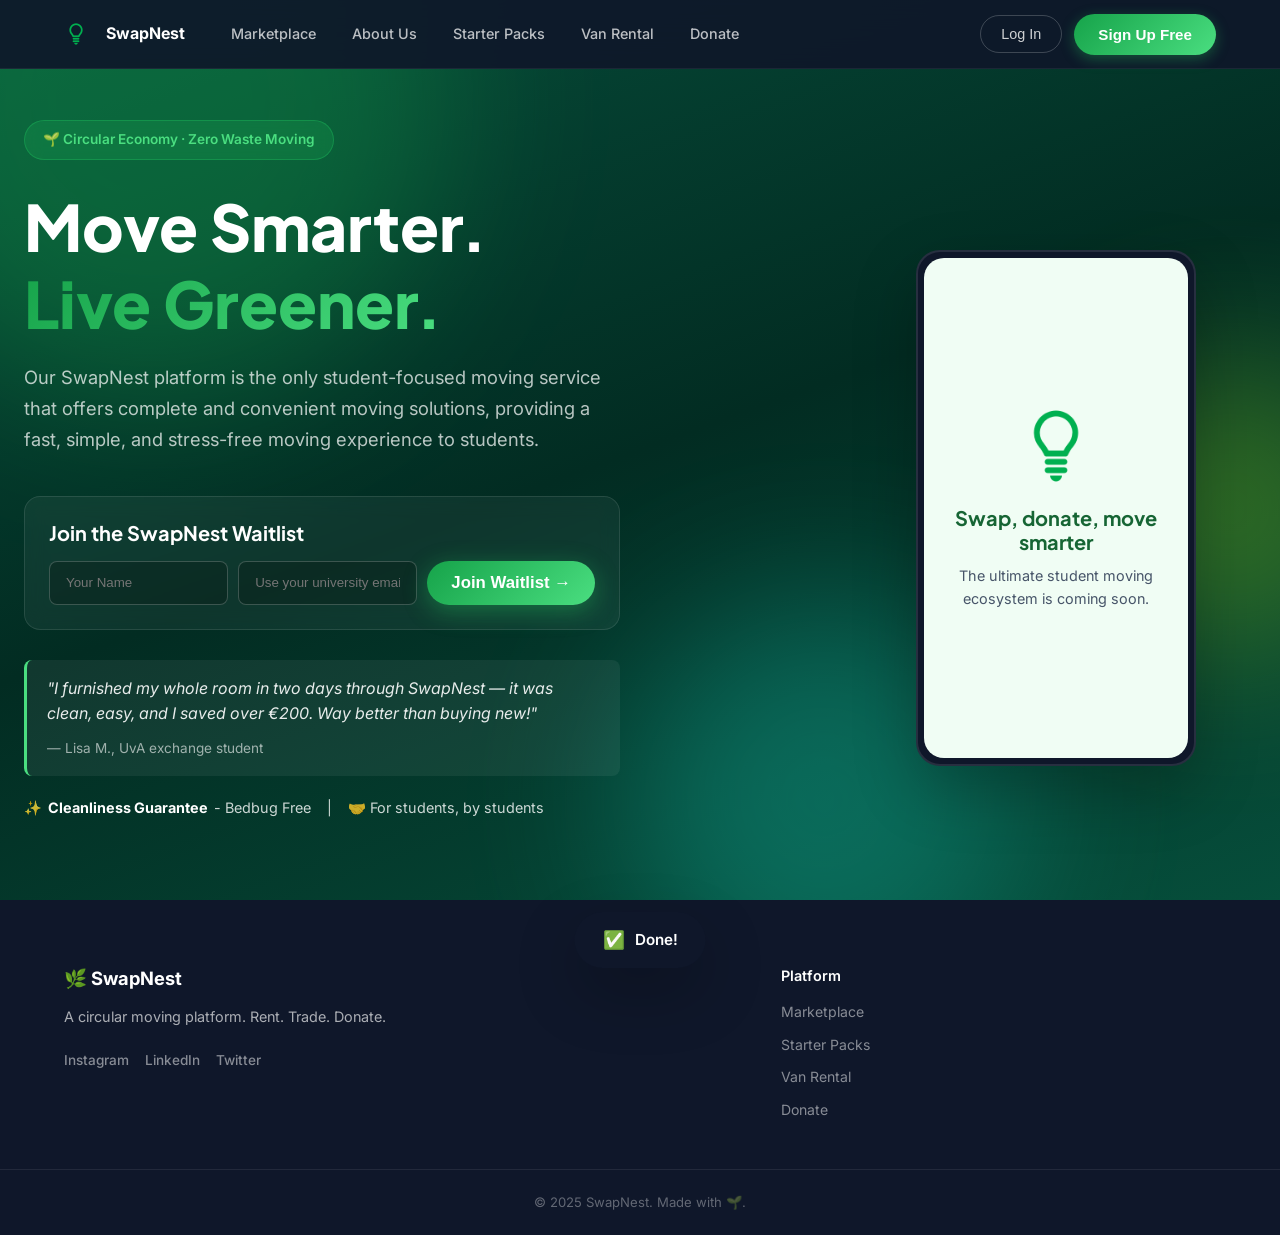
<file: index.html>
<!DOCTYPE html>
<html lang="en">

<head>
  <meta charset="UTF-8" />
  <meta name="viewport" content="width=device-width, initial-scale=1.0" />
  <title>SwapNest – Circular Moving Platform</title>
  <meta name="description"
    content="SwapNest: rent, trade, and donate your way to a greener home. Circular marketplace, starter packs, bus rental and donation hub – all in one place." />
  <!-- Open Graph tags for WhatsApp / Instagram / social sharing -->
  <meta property="og:title" content="SwapNest – Move Smarter. Live Greener." />
  <meta property="og:description"
    content="The student-focused circular moving platform. Rent, trade, donate — all in one place." />
  <meta property="og:image" content="https://YOUR_DOMAIN/logo.png" />
  <meta property="og:url" content="https://YOUR_DOMAIN/" />
  <meta property="og:type" content="website" />
  <link rel="preconnect" href="https://fonts.googleapis.com" />
  <link rel="preconnect" href="https://fonts.gstatic.com" crossorigin />
  <link
    href="https://fonts.googleapis.com/css2?family=Inter:wght@300;400;500;600;700;800;900&family=Plus+Jakarta+Sans:wght@400;500;600;700;800&display=swap"
    rel="stylesheet" />
  <link rel="stylesheet" href="styles.css" />
  <script src="analytics.js"></script>
  <script src="auth.js"></script>
</head>

<body>

  <!-- ─── NAV ─── -->
  <nav id="navbar" class="navbar">
    <div class="nav-inner">
      <a href="index.html" class="nav-logo">
        <img src="logo.png" alt="SwapNest Logo" style="height: 24px; vertical-align: middle; margin-right: 8px;">
        <span>SwapNest</span>
      </a>
      <ul class="nav-links">
        <li><a href="marketplace.html" class="nav-link">Marketplace</a></li>
        <li><a href="about.html" class="nav-link">About Us</a></li>
        <li><a href="services.html#starter-packs" class="nav-link">Starter Packs</a></li>
        <li><a href="services.html#logistics" class="nav-link">Van Rental</a></li>
        <li><a href="services.html#donate" class="nav-link">Donate</a></li>
      </ul>
      <!-- Auth-aware nav actions (updated by JS) -->
      <div class="nav-actions" id="nav-actions">
        <!-- Injected by updateNavAuth() in app.js -->
      </div>
      <button class="hamburger" id="hamburger" onclick="toggleMenu()">☰</button>
    </div>
    <div class="nav-mobile" id="nav-mobile">
      <a href="marketplace.html" onclick="toggleMenu()" href="marketplace.html">Marketplace</a>
      <a href="about.html" onclick="toggleMenu()">About Us</a>
      <a href="services.html#starter-packs" onclick="toggleMenu()" href="services.html#starter-packs">Starter Packs</a>
      <a href="services.html#logistics" onclick="toggleMenu()" href="services.html#logistics">Van Rental</a>
      <a href="services.html#donate" onclick="toggleMenu()" href="services.html#donate">Donate</a>
      <div class="nav-mobile-auth" id="nav-mobile-auth"></div>
    </div>
  </nav>

  <!-- ─── HERO ─── -->
  <section class="hero" id="home">
    <div class="hero-bg-orbs">
      <div class="orb orb-1"></div>
      <div class="orb orb-2"></div>
      <div class="orb orb-3"></div>
    </div>
    <div class="hero-content">
      <div class="hero-badge">🌱 Circular Economy · Zero Waste Moving</div>
      <h1 class="hero-title">
        Move Smarter.<br />
        <span class="gradient-text">Live Greener.</span>
      </h1>
      <p class="hero-desc">
        Our SwapNest platform is the only student-focused moving service that offers complete and convenient moving
        solutions, providing a fast, simple, and stress-free moving experience to students.
      </p>
      <div class="hero-waitlist"
        style="background: rgba(255,255,255,0.05); padding: 24px; border-radius: var(--radius); border: 1px solid rgba(255,255,255,0.1); backdrop-filter: blur(10px); margin-bottom: 30px;">
        <h3 style="color: white; margin-bottom: 16px;">Join the SwapNest Waitlist</h3>
        <form onsubmit="handleWaitlist(event)" style="display: flex; gap: 10px; flex-wrap: wrap;">
          <input type="text" id="waitlist-name" placeholder="Your Name" required
            style="flex: 1; min-width: 150px; padding: 12px 16px; border-radius: 8px; border: 1px solid rgba(255,255,255,0.2); background: rgba(0,0,0,0.2); color: white;" />
          <input type="email" id="waitlist-email" placeholder="Use your university email for priority access" required
            style="flex: 1; min-width: 150px; padding: 12px 16px; border-radius: 8px; border: 1px solid rgba(255,255,255,0.2); background: rgba(0,0,0,0.2); color: white;" />
          <button type="submit" class="btn-hero-primary" style="padding: 12px 24px; white-space: nowrap;">Join Waitlist
            →</button>
        </form>
      </div>

      <!-- Social proof testimonial -->
      <div
        style="margin: 20px 0; padding: 16px 20px; background: rgba(255,255,255,0.06); border-left: 3px solid var(--green-400); border-radius: 8px;">
        <p style="color: rgba(255,255,255,0.9); font-style: italic; margin-bottom: 8px;">
          "I furnished my whole room in two days through SwapNest — it was clean, easy,
          and I saved over €200. Way better than buying new!"
        </p>
        <span style="color: rgba(255,255,255,0.6); font-size: 0.85rem;">
          — Lisa M., UvA exchange student
        </span>
      </div>

      <div class="trust-signals"
        style="display: flex; gap: 16px; align-items: center; color: rgba(255,255,255,0.8); font-size: 0.9rem;">
        <span style="display: flex; align-items: center; gap: 6px;">✨ <strong style="color: white;">Cleanliness
            Guarantee</strong> - Bedbug Free</span>
        <span>|</span>
        <span style="display: flex; align-items: center; gap: 6px;">🤝 For students, by students</span>
      </div>
    </div>
    <div class="hero-visual">
      <div class="hero-card-stack">
        <div class="hero-phone-mock" style="position: relative; right: auto; top: auto; width: 280px;">
          <div class="phone-screen"
            style="height: 500px; display: flex; flex-direction: column; justify-content: center; align-items: center; text-align: center; background: var(--green-50);">
            <img src="logo.png" alt="SwapNest Logo" style="width: 80px; margin-bottom: 20px;">
            <h3 style="color: var(--green-800); margin-bottom: 10px;">Swap, donate, move smarter</h3>
            <p style="font-size: 0.9rem; color: var(--slate-600); padding: 0 20px;">The ultimate student moving
              ecosystem is coming soon.</p>
          </div>
        </div>
      </div>
    </div>
  </section>








  <!-- ─── FOOTER ─── -->
  <footer class="footer">
    <div class="footer-inner">
      <div class="footer-brand">
        <div class="footer-logo">🌿 SwapNest</div>
        <p>A circular moving platform. Rent. Trade. Donate.</p>
        <div class="footer-socials">
          <a href="https://instagram.com/swapnest.nl" target="_blank" class="social-link">Instagram</a>
          <a href="https://linkedin.com/company/swapnest" target="_blank" class="social-link">LinkedIn</a>
          <a href="https://x.com/swapnest_nl" target="_blank" class="social-link">Twitter</a>
        </div>
      </div>
      <div class="footer-links">
        <div class="footer-col">
          <h5>Platform</h5>
          <a href="marketplace.html">Marketplace</a>
          <a href="services.html#starter-packs">Starter Packs</a>
          <a href="services.html#logistics">Van Rental</a>
          <a href="services.html#donate">Donate</a>
        </div>
      </div>
    </div>
    <div class="footer-bottom">
      <p>© 2025 SwapNest. Made with 🌱.</p>
    </div>
  </footer>

  <!-- ─── MODALS ─── -->

  <!-- Sign Up Modal -->
  <div class="modal-overlay" id="signup-modal" onclick="closeModal('signup-modal')">
    <div class="modal" onclick="event.stopPropagation()">
      <button class="modal-close" onclick="closeModal('signup-modal')">✕</button>
      <div class="auth-modal-header">
        <div class="auth-modal-logo">🌿</div>
        <h2 class="modal-title">Create your account</h2>
        <p class="auth-modal-sub">Join Amsterdam's circular moving platform</p>
      </div>
      <div id="signup-error" class="auth-error" style="display:none;"></div>
      <form id="signup-form" onsubmit="handleSignUp(event)">
        <div class="form-group">
          <label>Full Name</label>
          <input type="text" id="signup-name" placeholder="Anna Müller" required />
        </div>
        <div class="form-group">
          <label>Email Address</label>
          <input type="email" id="signup-email" placeholder="anna@email.com" required />
        </div>
        <div class="form-group">
          <label>Password <small style="color:var(--slate-400);">(min 6 characters)</small></label>
          <input type="password" id="signup-password" placeholder="••••••••" required />
        </div>
        <div class="form-group">
          <label>I want to…</label>
          <div class="role-options">
            <label class="role-opt active"><input type="radio" name="role" value="both" checked /> 🔄 Buy & Sell</label>
            <label class="role-opt"><input type="radio" name="role" value="buyer" /> 🛍️ Buy Only</label>
            <label class="role-opt"><input type="radio" name="role" value="seller" /> 🏷️ Sell Only</label>
          </div>
        </div>
        <button type="submit" class="btn-primary full-width" id="signup-submit">Create Account</button>
      </form>
      <p class="auth-switch">Already have an account? <button class="auth-link" onclick="switchAuthModal('login')">Log
          in</button></p>
    </div>
  </div>

  <!-- Log In Modal -->
  <div class="modal-overlay" id="login-modal" onclick="closeModal('login-modal')">
    <div class="modal" onclick="event.stopPropagation()">
      <button class="modal-close" onclick="closeModal('login-modal')">✕</button>
      <div class="auth-modal-header">
        <div class="auth-modal-logo">🌿</div>
        <h2 class="modal-title">Welcome back</h2>
        <p class="auth-modal-sub">Log in to your account</p>
      </div>
      <div id="login-error" class="auth-error" style="display:none;"></div>
      <form id="login-form" onsubmit="handleLogIn(event)">
        <div class="form-group">
          <label>Email Address</label>
          <input type="email" id="login-email" placeholder="anna@email.com" required />
        </div>
        <div class="form-group">
          <label>Password</label>
          <input type="password" id="login-password" placeholder="••••••••" required />
        </div>
        <button type="submit" class="btn-primary full-width" id="login-submit">Log In</button>
      </form>
      <p class="auth-switch">Don't have an account? <button class="auth-link" onclick="switchAuthModal('signup')">Sign
          up</button></p>
    </div>
  </div>

  <!-- Reserve Modal -->
  <div class="modal-overlay" id="reserve-modal" onclick="closeModal('reserve-modal')">
    <div class="modal" onclick="event.stopPropagation()">
      <button class="modal-close" onclick="closeModal('reserve-modal')">✕</button>
      <h2 class="modal-title">Reserve Item</h2>
      <div id="reserve-item-info"></div>
      <form onsubmit="handleReserve(event)">
        <div class="form-group">
          <label>Preferred Pickup Date</label>
          <input type="date" id="reserve-date" required />
        </div>
        <div class="form-group">
          <label>Message to Seller (optional)</label>
          <textarea id="reserve-msg" placeholder="I can pick up anytime after 5pm..." rows="2"></textarea>
        </div>
        <div class="form-group">
          <label>Payment Method</label>
          <div class="payment-options">
            <label class="pay-opt active"><input type="radio" name="pay" value="card" checked /> 💳 Card</label>
            <label class="pay-opt"><input type="radio" name="pay" value="ideal" /> 🏦 iDEAL</label>
            <label class="pay-opt"><input type="radio" name="pay" value="paypal" /> 🅿️ PayPal</label>
          </div>
        </div>
        <button type="submit" class="btn-primary full-width">Confirm Reservation</button>
      </form>
    </div>
  </div>

  <!-- Booking Modal (Packs) -->
  <div class="modal-overlay" id="booking-modal" onclick="closeModal('booking-modal')">
    <div class="modal" onclick="event.stopPropagation()">
      <button class="modal-close" onclick="closeModal('booking-modal')">✕</button>
      <h2 class="modal-title">Book Starter Pack</h2>
      <div id="booking-item-info"></div>
      <form onsubmit="handleBooking(event)">
        <div class="form-group">
          <label>Your Name</label>
          <input type="text" placeholder="Anna Müller" required />
        </div>
        <div class="form-group">
          <label>Delivery Address</label>
          <input type="text" placeholder="Keizersgracht 123, Amsterdam" required />
        </div>
        <div class="form-group">
          <label>Delivery Date</label>
          <input type="date" required />
        </div>
        <div class="form-group">
          <label>Rental Duration</label>
          <select>
            <option>1 week</option>
            <option>2 weeks</option>
            <option>1 month</option>
            <option>3 months</option>
          </select>
        </div>
        <div class="form-group">
          <label>Payment Method</label>
          <div class="payment-options">
            <label class="pay-opt active"><input type="radio" name="pay2" value="card" checked /> 💳 Card</label>
            <label class="pay-opt"><input type="radio" name="pay2" value="ideal" /> 🏦 iDEAL</label>
            <label class="pay-opt"><input type="radio" name="pay2" value="paypal" /> 🅿️ PayPal</label>
          </div>
        </div>
        <button type="submit" class="btn-primary full-width">Confirm Booking</button>
      </form>
    </div>
  </div>

  <!-- Van Modal -->
  <div class="modal-overlay" id="van-modal" onclick="closeModal('van-modal')">
    <div class="modal" onclick="event.stopPropagation()">
      <button class="modal-close" onclick="closeModal('van-modal')">✕</button>
      <h2 class="modal-title">Book a Van</h2>
      <div id="van-item-info"></div>
      <form onsubmit="handleVanBooking(event)">
        <div class="form-group">
          <label>Your Name</label>
          <input type="text" placeholder="Marco Rossi" required />
        </div>
        <div class="form-group">
          <label>Pickup Address</label>
          <input type="text" placeholder="Prinsengracht 456, Amsterdam" required />
        </div>
        <div class="form-group">
          <label>Drop-off Address</label>
          <input type="text" placeholder="Amstelveenseweg 789, Amsterdam" required />
        </div>
        <div class="form-group">
          <label>Date & Time</label>
          <input type="datetime-local" required />
        </div>
        <div class="form-group">
          <label>Duration</label>
          <select>
            <option>4 hours</option>
            <option>8 hours (full day)</option>
          </select>
        </div>
        <div class="form-group">
          <label>Payment Method</label>
          <div class="payment-options">
            <label class="pay-opt active"><input type="radio" name="pay3" value="card" checked /> 💳 Card</label>
            <label class="pay-opt"><input type="radio" name="pay3" value="ideal" /> 🏦 iDEAL</label>
          </div>
        </div>
        <div class="form-group">
          <label style="display:flex; align-items:flex-start; gap:8px; cursor:pointer;">
            <input type="checkbox" required style="margin-top:3px;" />
            <span>I confirm I have a valid driver's license</span>
          </label>
        </div>
        <button type="submit" class="btn-primary full-width">Confirm Van Booking</button>
      </form>
    </div>
  </div>

  <!-- Donate Modal -->
  <div class="modal-overlay" id="donate-modal" onclick="closeModal('donate-modal')">
    <div class="modal" onclick="event.stopPropagation()">
      <button class="modal-close" onclick="closeModal('donate-modal')">✕</button>
      <h2 class="modal-title">Schedule a Donation</h2>
      <div id="donate-org-info"></div>
      <form onsubmit="handleDonate(event)">
        <div class="form-group">
          <label>Your Name</label>
          <input type="text" placeholder="Sophie Janssen" required />
        </div>
        <div class="form-group">
          <label>What would you like to donate?</label>
          <textarea placeholder="e.g. sofa, kitchen items, clothing..." rows="3"></textarea>
        </div>
        <div class="form-group">
          <label>Preferred Drop-off Date</label>
          <input type="date" required />
        </div>
        <div class="form-group">
          <label>Need pickup? (€10 fee)</label>
          <div class="toggle-row">
            <span>Home pickup</span>
            <label class="toggle">
              <input type="checkbox" id="pickup-toggle" />
              <span class="toggle-slider"></span>
            </label>
          </div>
        </div>
        <button type="submit" class="btn-primary full-width">Schedule Donation</button>
      </form>
    </div>
  </div>

  <!-- Box Order Modal -->
  <div class="modal-overlay" id="box-modal" onclick="closeModal('box-modal')">
    <div class="modal" onclick="event.stopPropagation()">
      <button class="modal-close" onclick="closeModal('box-modal')">✕</button>
      <h2 class="modal-title">Order Moving Boxes</h2>
      <div class="box-order-form">
        <div class="box-qty-row">
          <div class="box-qty-item">
            <label>Small (30L) — €2/week</label>
            <div class="qty-ctrl">
              <button type="button" onclick="changeQty('sm', -1)">−</button>
              <span id="qty-sm">0</span>
              <button type="button" onclick="changeQty('sm', 1)">+</button>
            </div>
          </div>
          <div class="box-qty-item">
            <label>Medium (50L) — €3/week</label>
            <div class="qty-ctrl">
              <button type="button" onclick="changeQty('md', -1)">−</button>
              <span id="qty-md">0</span>
              <button type="button" onclick="changeQty('md', 1)">+</button>
            </div>
          </div>
          <div class="box-qty-item">
            <label>Large (70L) — €4/week</label>
            <div class="qty-ctrl">
              <button type="button" onclick="changeQty('lg', -1)">−</button>
              <span id="qty-lg">0</span>
              <button type="button" onclick="changeQty('lg', 1)">+</button>
            </div>
          </div>
        </div>
        <div class="box-total">Total: <strong id="box-total">€0</strong>/week</div>
        <form onsubmit="handleBoxOrder(event)">
          <div class="form-group">
            <label>Delivery Address</label>
            <input type="text" placeholder="Herengracht 200, Amsterdam" required />
          </div>
          <div class="form-group">
            <label>Delivery Date</label>
            <input type="date" required />
          </div>
          <button type="submit" class="btn-primary full-width">Order Boxes</button>
        </form>
      </div>
    </div>
  </div>

  <!-- List Item Modal -->
  <div class="modal-overlay" id="list-item-modal" onclick="closeModal('list-item-modal')">
    <div class="modal" onclick="event.stopPropagation()">
      <button class="modal-close" onclick="closeModal('list-item-modal')">✕</button>
      <h2 class="modal-title">List an Item</h2>
      <form onsubmit="handleListItem(event)">
        <div class="form-group">
          <label>Item Name</label>
          <input type="text" placeholder="IKEA BILLY Bookcase" required />
        </div>
        <div class="form-group">
          <label>Category</label>
          <select>
            <option>Furniture</option>
            <option>Kitchen</option>
            <option>Bedroom</option>
            <option>Electronics</option>
            <option>Other</option>
          </select>
        </div>
        <div class="form-group">
          <label>Price (€)</label>
          <input type="number" placeholder="0" min="0" required />
        </div>
        <div class="form-group">
          <label>Availability</label>
          <select>
            <option>Available Today</option>
            <option>Available This Week</option>
            <option>Flexible</option>
          </select>
        </div>
        <div class="form-group">
          <label>Description</label>
          <textarea placeholder="Condition, dimensions, pickup notes..." rows="3"></textarea>
        </div>
        <div class="form-group">
          <label>Your Email</label>
          <input type="email" placeholder="you@email.com" required />
        </div>
        <button type="submit" class="btn-primary full-width">Publish Listing</button>
      </form>
    </div>
  </div>

  <!-- Quiz Modal -->
  <div class="modal-overlay" id="quiz-modal" onclick="closeModal('quiz-modal')">
    <div class="modal" onclick="event.stopPropagation()">
      <button class="modal-close" onclick="closeModal('quiz-modal')">✕</button>
      <div id="quiz-content"></div>
    </div>
  </div>

  <!-- Success Toast -->
  <div class="toast" id="toast">
    <span class="toast-icon">✅</span>
    <span id="toast-msg">Done!</span>
  </div>

  <script src="app.js"></script>
</body>

</html>
</file>
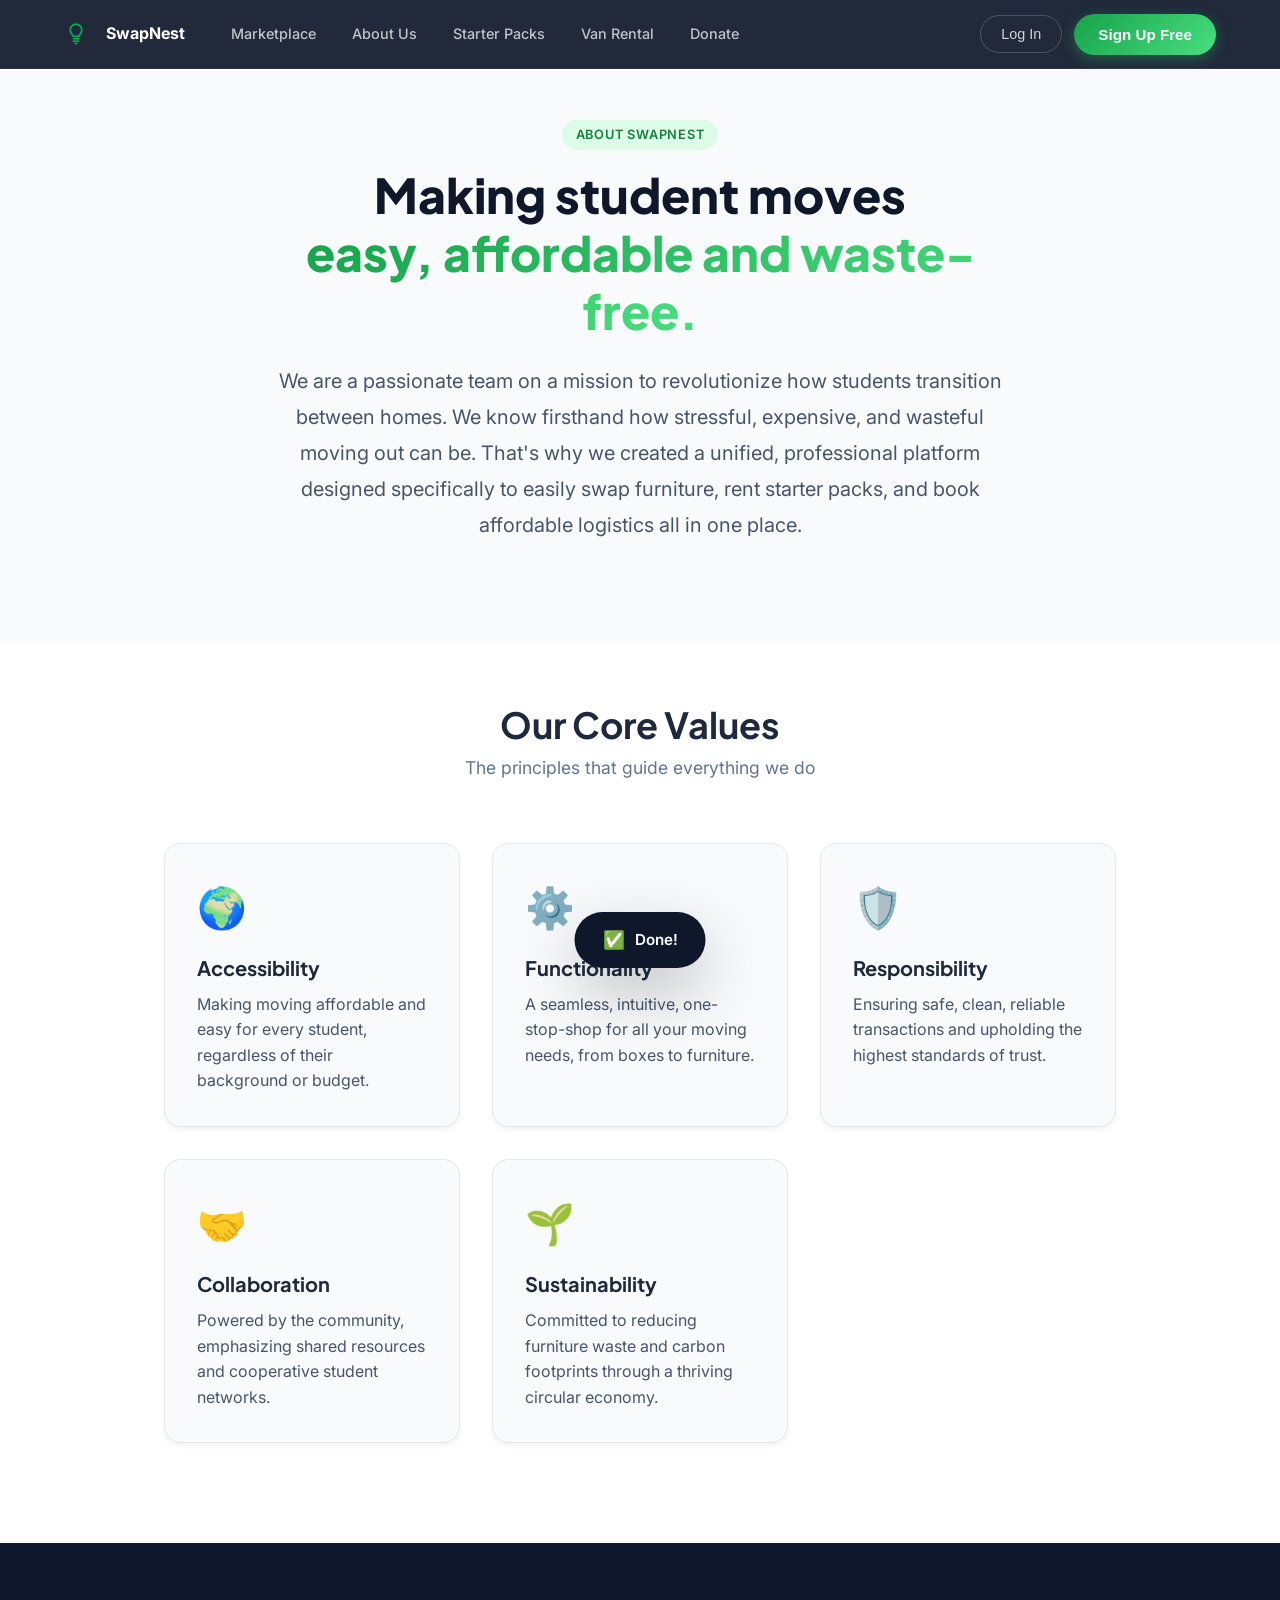
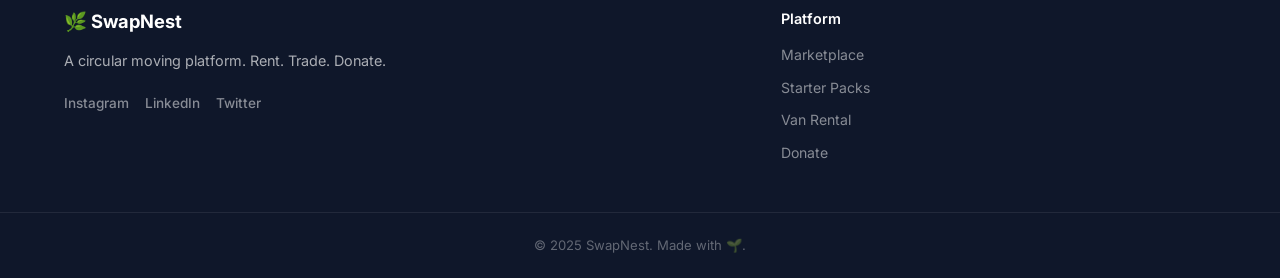
<file: about.html>
<!DOCTYPE html>
<html lang="en">

<head>
    <meta charset="UTF-8" />
    <meta name="viewport" content="width=device-width, initial-scale=1.0" />
    <title>About Us – SwapNest</title>
    <meta name="description"
        content="Our vision at SwapNest is making student moves easy, affordable and waste-free." />
    <link rel="preconnect" href="https://fonts.googleapis.com" />
    <link rel="preconnect" href="https://fonts.gstatic.com" crossorigin />
    <link
        href="https://fonts.googleapis.com/css2?family=Inter:wght@300;400;500;600;700;800;900&family=Plus+Jakarta+Sans:wght@400;500;600;700;800&display=swap"
        rel="stylesheet" />
    <link rel="stylesheet" href="styles.css" />
    <script src="analytics.js"></script>
    <script src="auth.js"></script>
</head>

<body>

    <!-- ─── NAV ─── -->
    <nav id="navbar" class="navbar">
        <div class="nav-inner">
            <a href="index.html" class="nav-logo">
                <img src="logo.png" alt="SwapNest Logo"
                    style="height: 24px; vertical-align: middle; margin-right: 8px;">
                <span>SwapNest</span>
            </a>
            <ul class="nav-links">
                <li><a href="marketplace.html" class="nav-link">Marketplace</a></li>
                <li><a href="about.html" class="nav-link">About Us</a></li>
                <li><a href="services.html#starter-packs" class="nav-link">Starter Packs</a></li>
                <li><a href="services.html#logistics" class="nav-link">Van Rental</a></li>
                <li><a href="services.html#donate" class="nav-link">Donate</a></li>
            </ul>
            <!-- Auth-aware nav actions (updated by JS) -->
            <div class="nav-actions" id="nav-actions">
                <!-- Injected by updateNavAuth() in app.js -->
            </div>
            <button class="hamburger" id="hamburger" onclick="toggleMenu()">☰</button>
        </div>
        <div class="nav-mobile" id="nav-mobile">
            <a href="marketplace.html" onclick="toggleMenu()" href="marketplace.html">Marketplace</a>
            <a href="about.html" onclick="toggleMenu()">About Us</a>
            <a href="services.html#starter-packs" onclick="toggleMenu()" href="services.html#starter-packs">Starter
                Packs</a>
            <a href="services.html#logistics" onclick="toggleMenu()" href="services.html#logistics">Van Rental</a>
            <a href="services.html#donate" onclick="toggleMenu()" href="services.html#donate">Donate</a>
            <div class="nav-mobile-auth" id="nav-mobile-auth"></div>
        </div>
    </nav>

    <!-- ─── ABOUT US HERO & VALUES ─── -->
    <section class="about-hero" style="padding: 120px 24px 60px; background: var(--slate-50); text-align: center;">
        <div class="container" style="max-width: 800px; margin: 0 auto;">
            <div class="section-tag">About SwapNest</div>
            <h1 style="margin-bottom: 24px; font-size: 3rem; font-weight: 800; color: var(--slate-900);">
                Making student moves <br /><span class="gradient-text">easy, affordable and waste-free.</span>
            </h1>
            <p style="font-size: 1.25rem; color: var(--slate-600); line-height: 1.8; margin-bottom: 40px;">
                We are a passionate team on a mission to revolutionize how students transition between homes.
                We know firsthand how stressful, expensive, and wasteful moving out can be.
                That's why we created a unified, professional platform designed specifically to easily swap furniture,
                rent
                starter packs, and book affordable logistics all in one place.
            </p>
        </div>
    </section>

    <section class="core-values" style="padding: 60px 24px 100px; background: white;">
        <div class="container" style="max-width: 1000px; margin: 0 auto;">
            <div style="text-align: center; margin-bottom: 60px;">
                <h2 style="font-size: 2.25rem;">Our Core Values</h2>
                <p style="color: var(--slate-500); font-size: 1.1rem; margin-top: 8px;">The principles that guide
                    everything we do</p>
            </div>

            <div
                style="display: grid; grid-template-columns: repeat(auto-fit, minmax(280px, 1fr)); gap: 32px; text-align: left;">
                <div style="background: var(--slate-50); padding: 32px; border-radius: var(--radius); border: 1px solid var(--slate-200); box-shadow: 0 4px 6px -1px rgb(0 0 0 / 0.05); transition: transform 0.2s;"
                    onmouseover="this.style.transform='translateY(-5px)'" onmouseout="this.style.transform='none'">
                    <div style="font-size: 2.5rem; margin-bottom: 16px;">🌍</div>
                    <h4 style="margin-bottom: 12px; font-size: 1.25rem;">Accessibility</h4>
                    <p style="font-size: 1rem; color: var(--slate-600); line-height: 1.6;">Making moving affordable and
                        easy for every student, regardless of their background or budget.</p>
                </div>
                <div style="background: var(--slate-50); padding: 32px; border-radius: var(--radius); border: 1px solid var(--slate-200); box-shadow: 0 4px 6px -1px rgb(0 0 0 / 0.05); transition: transform 0.2s;"
                    onmouseover="this.style.transform='translateY(-5px)'" onmouseout="this.style.transform='none'">
                    <div style="font-size: 2.5rem; margin-bottom: 16px;">⚙️</div>
                    <h4 style="margin-bottom: 12px; font-size: 1.25rem;">Functionality</h4>
                    <p style="font-size: 1rem; color: var(--slate-600); line-height: 1.6;">A seamless, intuitive,
                        one-stop-shop for all your moving needs, from boxes to furniture.</p>
                </div>
                <div style="background: var(--slate-50); padding: 32px; border-radius: var(--radius); border: 1px solid var(--slate-200); box-shadow: 0 4px 6px -1px rgb(0 0 0 / 0.05); transition: transform 0.2s;"
                    onmouseover="this.style.transform='translateY(-5px)'" onmouseout="this.style.transform='none'">
                    <div style="font-size: 2.5rem; margin-bottom: 16px;">🛡️</div>
                    <h4 style="margin-bottom: 12px; font-size: 1.25rem;">Responsibility</h4>
                    <p style="font-size: 1rem; color: var(--slate-600); line-height: 1.6;">Ensuring safe, clean,
                        reliable transactions and upholding the highest standards of trust.</p>
                </div>
                <div style="background: var(--slate-50); padding: 32px; border-radius: var(--radius); border: 1px solid var(--slate-200); box-shadow: 0 4px 6px -1px rgb(0 0 0 / 0.05); transition: transform 0.2s;"
                    onmouseover="this.style.transform='translateY(-5px)'" onmouseout="this.style.transform='none'">
                    <div style="font-size: 2.5rem; margin-bottom: 16px;">🤝</div>
                    <h4 style="margin-bottom: 12px; font-size: 1.25rem;">Collaboration</h4>
                    <p style="font-size: 1rem; color: var(--slate-600); line-height: 1.6;">Powered by the community,
                        emphasizing shared resources and cooperative student networks.</p>
                </div>
                <div style="background: var(--slate-50); padding: 32px; border-radius: var(--radius); border: 1px solid var(--slate-200); box-shadow: 0 4px 6px -1px rgb(0 0 0 / 0.05); transition: transform 0.2s;"
                    onmouseover="this.style.transform='translateY(-5px)'" onmouseout="this.style.transform='none'">
                    <div style="font-size: 2.5rem; margin-bottom: 16px;">🌱</div>
                    <h4 style="margin-bottom: 12px; font-size: 1.25rem;">Sustainability</h4>
                    <p style="font-size: 1rem; color: var(--slate-600); line-height: 1.6;">Committed to reducing
                        furniture waste and carbon footprints through a thriving circular economy.</p>
                </div>
            </div>
        </div>
    </section>

    <!-- ─── FOOTER ─── -->
    <footer class="footer">
        <div class="footer-inner">
            <div class="footer-brand">
                <div class="footer-logo">🌿 SwapNest</div>
                <p>A circular moving platform. Rent. Trade. Donate.</p>
                <div class="footer-socials">
                    <a href="https://instagram.com/swapnest.nl" target="_blank" class="social-link">Instagram</a>
                    <a href="https://linkedin.com/company/swapnest" target="_blank" class="social-link">LinkedIn</a>
                    <a href="https://x.com/swapnest_nl" target="_blank" class="social-link">Twitter</a>
                </div>
            </div>
            <div class="footer-links">
                <div class="footer-col">
                    <h5>Platform</h5>
                    <a href="marketplace.html">Marketplace</a>
                    <a href="services.html#starter-packs">Starter Packs</a>
                    <a href="services.html#logistics">Van Rental</a>
                    <a href="services.html#donate">Donate</a>
                </div>
            </div>
        </div>
        <div class="footer-bottom">
            <p>© 2025 SwapNest. Made with 🌱.</p>
        </div>
    </footer>

    <!-- ─── MODALS ─── -->

    <!-- Sign Up Modal -->
    <div class="modal-overlay" id="signup-modal" onclick="closeModal('signup-modal')">
        <div class="modal" onclick="event.stopPropagation()">
            <button class="modal-close" onclick="closeModal('signup-modal')">✕</button>
            <div class="auth-modal-header">
                <div class="auth-modal-logo">🌿</div>
                <h2 class="modal-title">Create your account</h2>
                <p class="auth-modal-sub">Join Amsterdam's circular moving platform</p>
            </div>
            <div id="signup-error" class="auth-error" style="display:none;"></div>
            <form id="signup-form" onsubmit="handleSignUp(event)">
                <div class="form-group">
                    <label>Full Name</label>
                    <input type="text" id="signup-name" placeholder="Anna Müller" required />
                </div>
                <div class="form-group">
                    <label>Email Address</label>
                    <input type="email" id="signup-email" placeholder="anna@email.com" required />
                </div>
                <div class="form-group">
                    <label>Password <small style="color:var(--slate-400);">(min 6 characters)</small></label>
                    <input type="password" id="signup-password" placeholder="••••••••" required />
                </div>
                <div class="form-group">
                    <label>I want to…</label>
                    <div class="role-options">
                        <label class="role-opt active"><input type="radio" name="role" value="both" checked /> 🔄 Buy &
                            Sell</label>
                        <label class="role-opt"><input type="radio" name="role" value="buyer" /> 🛍️ Buy Only</label>
                        <label class="role-opt"><input type="radio" name="role" value="seller" /> 🏷️ Sell Only</label>
                    </div>
                </div>
                <button type="submit" class="btn-primary full-width" id="signup-submit">Create Account</button>
            </form>
            <p class="auth-switch">Already have an account? <button class="auth-link"
                    onclick="switchAuthModal('login')">Log
                    in</button></p>
        </div>
    </div>

    <!-- Log In Modal -->
    <div class="modal-overlay" id="login-modal" onclick="closeModal('login-modal')">
        <div class="modal" onclick="event.stopPropagation()">
            <button class="modal-close" onclick="closeModal('login-modal')">✕</button>
            <div class="auth-modal-header">
                <div class="auth-modal-logo">🌿</div>
                <h2 class="modal-title">Welcome back</h2>
                <p class="auth-modal-sub">Log in to your account</p>
            </div>
            <div id="login-error" class="auth-error" style="display:none;"></div>
            <form id="login-form" onsubmit="handleLogIn(event)">
                <div class="form-group">
                    <label>Email Address</label>
                    <input type="email" id="login-email" placeholder="anna@email.com" required />
                </div>
                <div class="form-group">
                    <label>Password</label>
                    <input type="password" id="login-password" placeholder="••••••••" required />
                </div>
                <button type="submit" class="btn-primary full-width" id="login-submit">Log In</button>
            </form>
            <p class="auth-switch">Don't have an account? <button class="auth-link"
                    onclick="switchAuthModal('signup')">Sign
                    up</button></p>
        </div>
    </div>

    <!-- Success Toast -->
    <div class="toast" id="toast">
        <span class="toast-icon">✅</span>
        <span id="toast-msg">Done!</span>
    </div>

    <script src="app.js"></script>
</body>

</html>
</file>
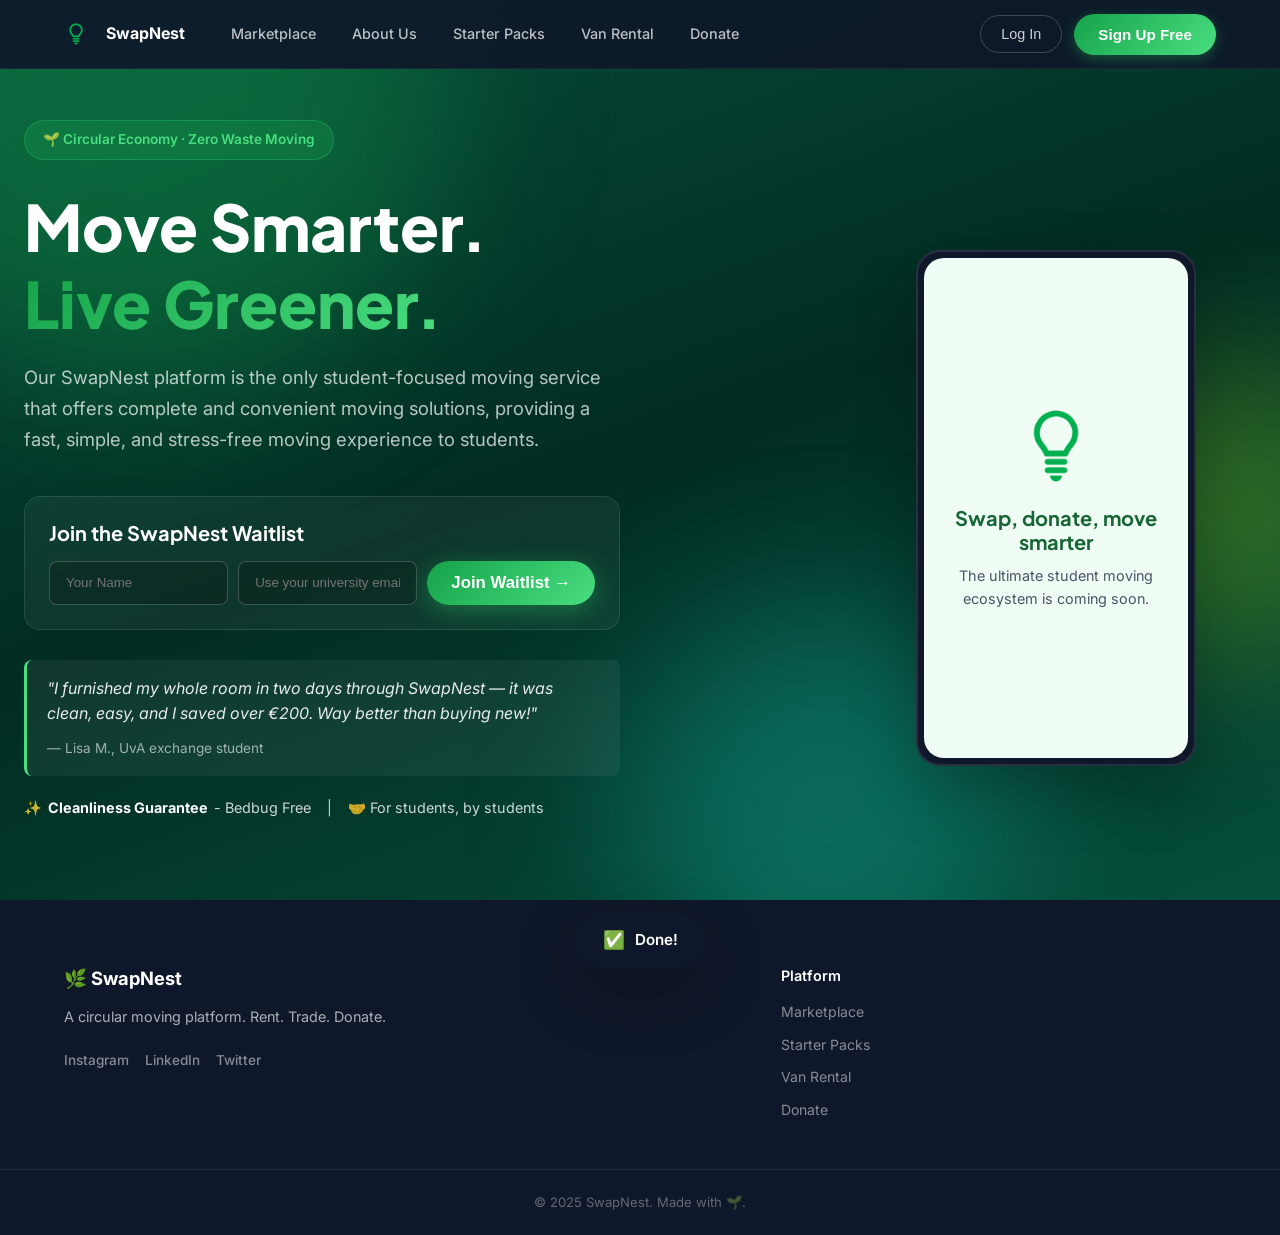
<file: dashboard.html>
<!DOCTYPE html>
<html lang="en">

<head>
  <meta charset="UTF-8" />
  <meta name="viewport" content="width=device-width, initial-scale=1.0" />
  <title>SwapNest – Circular Moving Platform</title>
  <meta name="description"
    content="SwapNest: rent, trade, and donate your way to a greener home. Circular marketplace, starter packs, bus rental and donation hub – all in one place." />
  <link rel="preconnect" href="https://fonts.googleapis.com" />
  <link rel="preconnect" href="https://fonts.gstatic.com" crossorigin />
  <link
    href="https://fonts.googleapis.com/css2?family=Inter:wght@300;400;500;600;700;800;900&family=Plus+Jakarta+Sans:wght@400;500;600;700;800&display=swap"
    rel="stylesheet" />
  <link rel="stylesheet" href="styles.css" />
  <script src="analytics.js"></script>
  <script src="auth.js"></script>
</head>

<body>

  <!-- ─── NAV ─── -->
  <nav id="navbar" class="navbar">
    <div class="nav-inner">
      <a href="index.html" class="nav-logo">
        <img src="logo.png" alt="SwapNest Logo" style="height: 24px; vertical-align: middle; margin-right: 8px;">
        <span>SwapNest</span>
      </a>
      <ul class="nav-links">
        <li><a href="marketplace.html" class="nav-link">Marketplace</a></li>
        <li><a href="about.html" class="nav-link">About Us</a></li>
        <li><a href="services.html#starter-packs" class="nav-link">Starter Packs</a></li>
        <li><a href="services.html#logistics" class="nav-link">Van Rental</a></li>
        <li><a href="services.html#donate" class="nav-link">Donate</a></li>
      </ul>
      <!-- Auth-aware nav actions (updated by JS) -->
      <div class="nav-actions" id="nav-actions">
        <!-- Injected by updateNavAuth() in app.js -->
      </div>
      <button class="hamburger" id="hamburger" onclick="toggleMenu()">☰</button>
    </div>
    <div class="nav-mobile" id="nav-mobile">
      <a href="marketplace.html" onclick="toggleMenu()" href="marketplace.html">Marketplace</a>
      <a href="about.html" onclick="toggleMenu()">About Us</a>
      <a href="services.html#starter-packs" onclick="toggleMenu()" href="services.html#starter-packs">Starter Packs</a>
      <a href="services.html#logistics" onclick="toggleMenu()" href="services.html#logistics">Van Rental</a>
      <a href="services.html#donate" onclick="toggleMenu()" href="services.html#donate">Donate</a>
      <div class="nav-mobile-auth" id="nav-mobile-auth"></div>
    </div>
  </nav>

  <!-- ─── MY ACCOUNT DASHBOARD ─── -->
  <section class="dashboard" id="dashboard">
    <div class="container">
      <div class="dashboard-header">
        <div class="dash-user">
          <div class="dash-avatar">AM</div>
          <div>
            <h2>Welcome back, <span id="dash-name">Anna</span></h2>
            <p>Member since 2024 · ⭐ 5.0 (12 reviews)</p>
          </div>
        </div>
        <div style="display: flex; gap: 12px;">
          <button class="btn-outline" onclick="openEditProfile()">Edit Profile</button>
          <button class="btn-outline" onclick="handleLogOut()">Log Out</button>
        </div>
      </div>

      <div class="dashboard-grid">
        <!-- Sidebar -->
        <div class="dash-sidebar">
          <button class="dash-tab active" onclick="switchDashTab('dash-overview', this)">Overview</button>
          <button class="dash-tab" onclick="switchDashTab('dash-rentals', this)">My Rentals</button>
          <button class="dash-tab" onclick="switchDashTab('dash-listings', this)">My Listings</button>
          <button class="dash-tab" onclick="switchDashTab('dash-donations', this)">Donations</button>
        </div>

        <!-- Content Area -->
        <div class="dash-content">
          <!-- Overview -->
          <div id="dash-overview" class="dash-pane active">
            <h3 style="margin-bottom:20px;">At a glance</h3>
            <div style="display:grid; grid-template-columns: repeat(auto-fit, minmax(200px,1fr)); gap:16px;">
              <div style="background:var(--slate-50); padding:20px; border-radius:var(--radius);">
                <div style="font-size:2rem; margin-bottom:8px;">📦</div>
                <h4 style="margin-bottom:4px;">Active Rentals</h4>
                <p id="stat-rentals" style="font-size:1.5rem; font-weight:700;">0 items</p>
              </div>
              <div style="background:var(--slate-50); padding:20px; border-radius:var(--radius);">
                <div style="font-size:2rem; margin-bottom:8px;">🏷️</div>
                <h4 style="margin-bottom:4px;">Active Listings</h4>
                <p id="stat-listings" style="font-size:1.5rem; font-weight:700;">0 items</p>
              </div>
              <div style="background:var(--slate-50); padding:20px; border-radius:var(--radius);">
                <div style="font-size:2rem; margin-bottom:8px;">🌱</div>
                <h4 style="margin-bottom:4px;">Eco Score</h4>
                <p id="stat-eco" style="font-size:1.5rem; font-weight:700; color:var(--green-600);">0 pts</p>
              </div>
            </div>
            <div style="margin-top:24px;">
              <h4>Recent Activity</h4>
              <ul id="recent-activity" style="list-style:none; padding:0; margin-top:12px;">
                <li style="padding:12px 0; color:var(--slate-500);">No recent activity yet.</li>
              </ul>
            </div>
          </div>

          <!-- Rentals -->
          <div id="dash-rentals" class="dash-pane" style="display:none;">
            <h3>My Rentals</h3>
            <div class="item-card" style="box-shadow:none; border:1px solid var(--slate-200); margin-top:16px;">
              <div class="item-info">
                <h4>Kitchen Starter Pack</h4>
                <p class="item-desc">Rented until: <strong>15 Aug 2025</strong></p>
                <div class="item-actions" style="margin-top:12px;">
                  <button class="btn-outline">Extend Rental</button>
                  <button class="btn-outline">Schedule Return</button>
                </div>
              </div>
            </div>
          </div>

          <!-- Listings -->
          <div id="dash-listings" class="dash-pane" style="display:none;">
            <div style="display:flex; justify-content:space-between; align-items:center; margin-bottom:20px;">
              <h3>My Items for Sale</h3>
              <button class="btn-primary" onclick="openListModal()">+ New Listing</button>
            </div>
            <p style="color:var(--slate-500);">You have no active listings.</p>
          </div>

          <!-- Donations -->
          <div id="dash-donations" class="dash-pane" style="display:none;">
            <h3>Donation History</h3>
            <p style="color:var(--slate-500);">You haven't made any donations yet.</p>
            <button class="btn-primary" style="margin-top:16px;"
              onclick="window.location.href='services.html#donate'">Find Drop-off Point</button>
          </div>

        </div>
      </div>
    </div>
  </section>

  <script>
    document.addEventListener("DOMContentLoaded", () => {
      setTimeout(() => {
        if (typeof Auth === 'undefined' || !Auth.isLoggedIn()) {
          window.location.href = 'index.html';
          return;
        }
        populateDashboard();
      }, 100);
    });

    function populateDashboard() {
      const user = Auth.refreshSession();
      if (!user) {
        window.location.href = 'index.html';
        return;
      }

      // Name & avatar
      document.getElementById('dash-name').textContent = user.name.split(' ')[0];
      document.querySelector('.dash-avatar').textContent = user.avatar;

      // Member since
      const year = new Date(user.joinedAt).getFullYear();
      const metaP = document.querySelector('.dash-user p');
      if (metaP) {
        metaP.innerHTML = `Member since ${year} &middot; ⭐ 5.0`;
      }

      // Dynamic stats
      const rentals = user.rentals || [];
      const listings = user.listings || [];
      const reservations = user.reservations || [];
      const donations = user.donations || [];

      const statRentals = document.getElementById('stat-rentals');
      const statListings = document.getElementById('stat-listings');
      const statEco = document.getElementById('stat-eco');
      if (statRentals) statRentals.textContent = `${rentals.length} item${rentals.length !== 1 ? 's' : ''}`;
      if (statListings) statListings.textContent = `${listings.length} item${listings.length !== 1 ? 's' : ''}`;
      // Eco score = 10 pts per action
      const ecoScore = (rentals.length + listings.length + reservations.length + donations.length) * 10;
      if (statEco) statEco.textContent = `${ecoScore} pts`;

      // Recent activity
      const activityEl = document.getElementById('recent-activity');
      if (activityEl) {
        const allActions = [
          ...reservations.map(r => ({ label: `Reserved <strong>${r.name || 'an item'}</strong>`, date: r.reservedAt })),
          ...rentals.map(r => ({ label: `Booked <strong>${r.type || 'a rental'}</strong>`, date: r.bookedAt })),
          ...listings.map(r => ({ label: `Listed <strong>${r.name || 'an item'}</strong>`, date: r.createdAt })),
          ...donations.map(r => ({ label: `Donated to <strong>${r.org || 'a charity'}</strong>`, date: r.scheduledAt })),
        ].sort((a, b) => new Date(b.date) - new Date(a.date)).slice(0, 5);

        if (allActions.length === 0) {
          activityEl.innerHTML = '<li style="padding:12px 0; color:var(--slate-500);">No recent activity yet. Start exploring the marketplace!</li>';
        } else {
          activityEl.innerHTML = allActions.map(a => {
            const ago = timeAgo(a.date);
            return `<li style="padding:12px 0; border-bottom:1px solid var(--slate-200);">${a.label} (${ago})</li>`;
          }).join('');
        }
      }

      // Render tab panels
      if (typeof renderDashTab === 'function') {
        renderDashTab('rentals', user);
        renderDashTab('listings', user);
        renderDashTab('donations', user);
      }
    }

    function timeAgo(dateStr) {
      const diff = Date.now() - new Date(dateStr).getTime();
      const mins = Math.floor(diff / 60000);
      if (mins < 60) return `${mins}m ago`;
      const hrs = Math.floor(mins / 60);
      if (hrs < 24) return `${hrs}h ago`;
      const days = Math.floor(hrs / 24);
      if (days < 7) return `${days}d ago`;
      return `${Math.floor(days / 7)}w ago`;
    }

    function openEditProfile() {
      const user = Auth.currentUser();
      if (!user) return;
      document.getElementById('edit-name').value = user.name;
      document.getElementById('edit-email').value = user.email;
      const err = document.getElementById('edit-error');
      if (err) err.style.display = 'none';
      openModal('edit-profile-modal');
    }

    function handleEditProfile(e) {
      e.preventDefault();
      const name = document.getElementById('edit-name').value;
      const email = document.getElementById('edit-email').value;

      const res = Auth.updateUser({ name, email });
      if (!res.ok) {
        const err = document.getElementById('edit-error');
        err.style.display = 'block';
        err.textContent = res.error;
        return;
      }

      closeModal('edit-profile-modal');
      populateDashboard();
      if (typeof updateNavAuth === 'function') updateNavAuth();
      if (typeof showToast === 'function') showToast('Profile updated successfully!');
    }
  </script>

  <!-- ─── FOOTER ─── -->
  <footer class="footer">
    <div class="footer-inner">
      <div class="footer-brand">
        <div class="footer-logo">🌿 SwapNest</div>
        <p>A circular moving platform. Rent. Trade. Donate.</p>
        <div class="footer-socials">
          <a href="https://instagram.com/swapnest.nl" target="_blank" class="social-link">Instagram</a>
          <a href="https://linkedin.com/company/swapnest" target="_blank" class="social-link">LinkedIn</a>
          <a href="https://x.com/swapnest_nl" target="_blank" class="social-link">Twitter</a>
        </div>
      </div>
      <div class="footer-links">
        <div class="footer-col">
          <h5>Platform</h5>
          <a href="marketplace.html">Marketplace</a>
          <a href="services.html#starter-packs">Starter Packs</a>
          <a href="services.html#logistics">Van Rental</a>
          <a href="services.html#donate">Donate</a>
        </div>
      </div>
    </div>
    <div class="footer-bottom">
      <p>© 2025 SwapNest. Made with 🌱.</p>
    </div>
  </footer>

  <!-- ─── MODALS ─── -->

  <!-- Edit Profile Modal -->
  <div class="modal-overlay" id="edit-profile-modal" onclick="closeModal('edit-profile-modal')">
    <div class="modal" onclick="event.stopPropagation()">
      <button class="modal-close" onclick="closeModal('edit-profile-modal')">✕</button>
      <div class="auth-modal-header">
        <h2 class="modal-title">Edit Profile</h2>
        <p class="auth-modal-sub">Update your personal details</p>
      </div>
      <div id="edit-error" class="auth-error" style="display:none;"></div>
      <form id="edit-profile-form" onsubmit="handleEditProfile(event)">
        <div class="form-group">
          <label>Full Name</label>
          <input type="text" id="edit-name" required />
        </div>
        <div class="form-group">
          <label>Email Address</label>
          <input type="email" id="edit-email" required />
        </div>
        <button type="submit" class="btn-primary full-width">Save Changes</button>
      </form>
    </div>
  </div>

  <!-- Sign Up Modal -->
  <div class="modal-overlay" id="signup-modal" onclick="closeModal('signup-modal')">
    <div class="modal" onclick="event.stopPropagation()">
      <button class="modal-close" onclick="closeModal('signup-modal')">✕</button>
      <div class="auth-modal-header">
        <div class="auth-modal-logo">🌿</div>
        <h2 class="modal-title">Create your account</h2>
        <p class="auth-modal-sub">Join Amsterdam's circular moving platform</p>
      </div>
      <div id="signup-error" class="auth-error" style="display:none;"></div>
      <form id="signup-form" onsubmit="handleSignUp(event)">
        <div class="form-group">
          <label>Full Name</label>
          <input type="text" id="signup-name" placeholder="Anna Müller" required />
        </div>
        <div class="form-group">
          <label>Email Address</label>
          <input type="email" id="signup-email" placeholder="anna@email.com" required />
        </div>
        <div class="form-group">
          <label>Password <small style="color:var(--slate-400);">(min 6 characters)</small></label>
          <input type="password" id="signup-password" placeholder="••••••••" required />
        </div>
        <div class="form-group">
          <label>I want to…</label>
          <div class="role-options">
            <label class="role-opt active"><input type="radio" name="role" value="both" checked /> 🔄 Buy & Sell</label>
            <label class="role-opt"><input type="radio" name="role" value="buyer" /> 🛍️ Buy Only</label>
            <label class="role-opt"><input type="radio" name="role" value="seller" /> 🏷️ Sell Only</label>
          </div>
        </div>
        <button type="submit" class="btn-primary full-width" id="signup-submit">Create Account</button>
      </form>
      <p class="auth-switch">Already have an account? <button class="auth-link" onclick="switchAuthModal('login')">Log
          in</button></p>
    </div>
  </div>

  <!-- Log In Modal -->
  <div class="modal-overlay" id="login-modal" onclick="closeModal('login-modal')">
    <div class="modal" onclick="event.stopPropagation()">
      <button class="modal-close" onclick="closeModal('login-modal')">✕</button>
      <div class="auth-modal-header">
        <div class="auth-modal-logo">🌿</div>
        <h2 class="modal-title">Welcome back</h2>
        <p class="auth-modal-sub">Log in to your account</p>
      </div>
      <div id="login-error" class="auth-error" style="display:none;"></div>
      <form id="login-form" onsubmit="handleLogIn(event)">
        <div class="form-group">
          <label>Email Address</label>
          <input type="email" id="login-email" placeholder="anna@email.com" required />
        </div>
        <div class="form-group">
          <label>Password</label>
          <input type="password" id="login-password" placeholder="••••••••" required />
        </div>
        <button type="submit" class="btn-primary full-width" id="login-submit">Log In</button>
      </form>
      <p class="auth-switch">Don't have an account? <button class="auth-link" onclick="switchAuthModal('signup')">Sign
          up</button></p>
    </div>
  </div>

  <!-- Reserve Modal -->
  <div class="modal-overlay" id="reserve-modal" onclick="closeModal('reserve-modal')">
    <div class="modal" onclick="event.stopPropagation()">
      <button class="modal-close" onclick="closeModal('reserve-modal')">✕</button>
      <h2 class="modal-title">Reserve Item</h2>
      <div id="reserve-item-info"></div>
      <form onsubmit="handleReserve(event)">
        <div class="form-group">
          <label>Preferred Pickup Date</label>
          <input type="date" id="reserve-date" required />
        </div>
        <div class="form-group">
          <label>Message to Seller (optional)</label>
          <textarea id="reserve-msg" placeholder="I can pick up anytime after 5pm..." rows="2"></textarea>
        </div>
        <div class="form-group">
          <label>Payment Method</label>
          <div class="payment-options">
            <label class="pay-opt active"><input type="radio" name="pay" value="card" checked /> 💳 Card</label>
            <label class="pay-opt"><input type="radio" name="pay" value="ideal" /> 🏦 iDEAL</label>
            <label class="pay-opt"><input type="radio" name="pay" value="paypal" /> 🅿️ PayPal</label>
          </div>
        </div>
        <button type="submit" class="btn-primary full-width">Confirm Reservation</button>
      </form>
    </div>
  </div>

  <!-- Booking Modal (Packs) -->
  <div class="modal-overlay" id="booking-modal" onclick="closeModal('booking-modal')">
    <div class="modal" onclick="event.stopPropagation()">
      <button class="modal-close" onclick="closeModal('booking-modal')">✕</button>
      <h2 class="modal-title">Book Starter Pack</h2>
      <div id="booking-item-info"></div>
      <form onsubmit="handleBooking(event)">
        <div class="form-group">
          <label>Your Name</label>
          <input type="text" placeholder="Anna Müller" required />
        </div>
        <div class="form-group">
          <label>Delivery Address</label>
          <input type="text" placeholder="Keizersgracht 123, Amsterdam" required />
        </div>
        <div class="form-group">
          <label>Delivery Date</label>
          <input type="date" required />
        </div>
        <div class="form-group">
          <label>Rental Duration</label>
          <select>
            <option>1 week</option>
            <option>2 weeks</option>
            <option>1 month</option>
            <option>3 months</option>
          </select>
        </div>
        <div class="form-group">
          <label>Payment Method</label>
          <div class="payment-options">
            <label class="pay-opt active"><input type="radio" name="pay2" value="card" checked /> 💳 Card</label>
            <label class="pay-opt"><input type="radio" name="pay2" value="ideal" /> 🏦 iDEAL</label>
            <label class="pay-opt"><input type="radio" name="pay2" value="paypal" /> 🅿️ PayPal</label>
          </div>
        </div>
        <button type="submit" class="btn-primary full-width">Confirm Booking</button>
      </form>
    </div>
  </div>

  <!-- Van Modal -->
  <div class="modal-overlay" id="van-modal" onclick="closeModal('van-modal')">
    <div class="modal" onclick="event.stopPropagation()">
      <button class="modal-close" onclick="closeModal('van-modal')">✕</button>
      <h2 class="modal-title">Book a Van</h2>
      <div id="van-item-info"></div>
      <form onsubmit="handleVanBooking(event)">
        <div class="form-group">
          <label>Your Name</label>
          <input type="text" placeholder="Marco Rossi" required />
        </div>
        <div class="form-group">
          <label>Pickup Address</label>
          <input type="text" placeholder="Prinsengracht 456, Amsterdam" required />
        </div>
        <div class="form-group">
          <label>Drop-off Address</label>
          <input type="text" placeholder="Amstelveenseweg 789, Amsterdam" required />
        </div>
        <div class="form-group">
          <label>Date & Time</label>
          <input type="datetime-local" required />
        </div>
        <div class="form-group">
          <label>Duration</label>
          <select>
            <option>4 hours</option>
            <option>8 hours (full day)</option>
          </select>
        </div>
        <div class="form-group">
          <label>Payment Method</label>
          <div class="payment-options">
            <label class="pay-opt active"><input type="radio" name="pay3" value="card" checked /> 💳 Card</label>
            <label class="pay-opt"><input type="radio" name="pay3" value="ideal" /> 🏦 iDEAL</label>
          </div>
        </div>
        <div class="form-group">
          <label style="display:flex; align-items:flex-start; gap:8px; cursor:pointer;">
            <input type="checkbox" required style="margin-top:3px;" />
            <span>I confirm I have a valid driver's license</span>
          </label>
        </div>
        <button type="submit" class="btn-primary full-width">Confirm Van Booking</button>
      </form>
    </div>
  </div>

  <!-- Donate Modal -->
  <div class="modal-overlay" id="donate-modal" onclick="closeModal('donate-modal')">
    <div class="modal" onclick="event.stopPropagation()">
      <button class="modal-close" onclick="closeModal('donate-modal')">✕</button>
      <h2 class="modal-title">Schedule a Donation</h2>
      <div id="donate-org-info"></div>
      <form onsubmit="handleDonate(event)">
        <div class="form-group">
          <label>Your Name</label>
          <input type="text" placeholder="Sophie Janssen" required />
        </div>
        <div class="form-group">
          <label>What would you like to donate?</label>
          <textarea placeholder="e.g. sofa, kitchen items, clothing..." rows="3"></textarea>
        </div>
        <div class="form-group">
          <label>Preferred Drop-off Date</label>
          <input type="date" required />
        </div>
        <div class="form-group">
          <label>Need pickup? (€10 fee)</label>
          <div class="toggle-row">
            <span>Home pickup</span>
            <label class="toggle">
              <input type="checkbox" id="pickup-toggle" />
              <span class="toggle-slider"></span>
            </label>
          </div>
        </div>
        <button type="submit" class="btn-primary full-width">Schedule Donation</button>
      </form>
    </div>
  </div>

  <!-- Box Order Modal -->
  <div class="modal-overlay" id="box-modal" onclick="closeModal('box-modal')">
    <div class="modal" onclick="event.stopPropagation()">
      <button class="modal-close" onclick="closeModal('box-modal')">✕</button>
      <h2 class="modal-title">Order Moving Boxes</h2>
      <div class="box-order-form">
        <div class="box-qty-row">
          <div class="box-qty-item">
            <label>Small (30L) — €2/week</label>
            <div class="qty-ctrl">
              <button type="button" onclick="changeQty('sm', -1)">−</button>
              <span id="qty-sm">0</span>
              <button type="button" onclick="changeQty('sm', 1)">+</button>
            </div>
          </div>
          <div class="box-qty-item">
            <label>Medium (50L) — €3/week</label>
            <div class="qty-ctrl">
              <button type="button" onclick="changeQty('md', -1)">−</button>
              <span id="qty-md">0</span>
              <button type="button" onclick="changeQty('md', 1)">+</button>
            </div>
          </div>
          <div class="box-qty-item">
            <label>Large (70L) — €4/week</label>
            <div class="qty-ctrl">
              <button type="button" onclick="changeQty('lg', -1)">−</button>
              <span id="qty-lg">0</span>
              <button type="button" onclick="changeQty('lg', 1)">+</button>
            </div>
          </div>
        </div>
        <div class="box-total">Total: <strong id="box-total">€0</strong>/week</div>
        <form onsubmit="handleBoxOrder(event)">
          <div class="form-group">
            <label>Delivery Address</label>
            <input type="text" placeholder="Herengracht 200, Amsterdam" required />
          </div>
          <div class="form-group">
            <label>Delivery Date</label>
            <input type="date" required />
          </div>
          <button type="submit" class="btn-primary full-width">Order Boxes</button>
        </form>
      </div>
    </div>
  </div>

  <!-- List Item Modal -->
  <div class="modal-overlay" id="list-item-modal" onclick="closeModal('list-item-modal')">
    <div class="modal" onclick="event.stopPropagation()">
      <button class="modal-close" onclick="closeModal('list-item-modal')">✕</button>
      <h2 class="modal-title">List an Item</h2>
      <form onsubmit="handleListItem(event)">
        <div class="form-group">
          <label>Item Name</label>
          <input type="text" placeholder="IKEA BILLY Bookcase" required />
        </div>
        <div class="form-group">
          <label>Category</label>
          <select>
            <option>Furniture</option>
            <option>Kitchen</option>
            <option>Bedroom</option>
            <option>Electronics</option>
            <option>Other</option>
          </select>
        </div>
        <div class="form-group">
          <label>Price (€)</label>
          <input type="number" placeholder="0" min="0" required />
        </div>
        <div class="form-group">
          <label>Availability</label>
          <select>
            <option>Available Today</option>
            <option>Available This Week</option>
            <option>Flexible</option>
          </select>
        </div>
        <div class="form-group">
          <label>Description</label>
          <textarea placeholder="Condition, dimensions, pickup notes..." rows="3"></textarea>
        </div>
        <div class="form-group">
          <label>Your Email</label>
          <input type="email" placeholder="you@email.com" required />
        </div>
        <button type="submit" class="btn-primary full-width">Publish Listing</button>
      </form>
    </div>
  </div>

  <!-- Quiz Modal -->
  <div class="modal-overlay" id="quiz-modal" onclick="closeModal('quiz-modal')">
    <div class="modal" onclick="event.stopPropagation()">
      <button class="modal-close" onclick="closeModal('quiz-modal')">✕</button>
      <div id="quiz-content"></div>
    </div>
  </div>

  <!-- Success Toast -->
  <div class="toast" id="toast">
    <span class="toast-icon">✅</span>
    <span id="toast-msg">Done!</span>
  </div>

  <script src="app.js"></script>
</body>

</html>
</file>
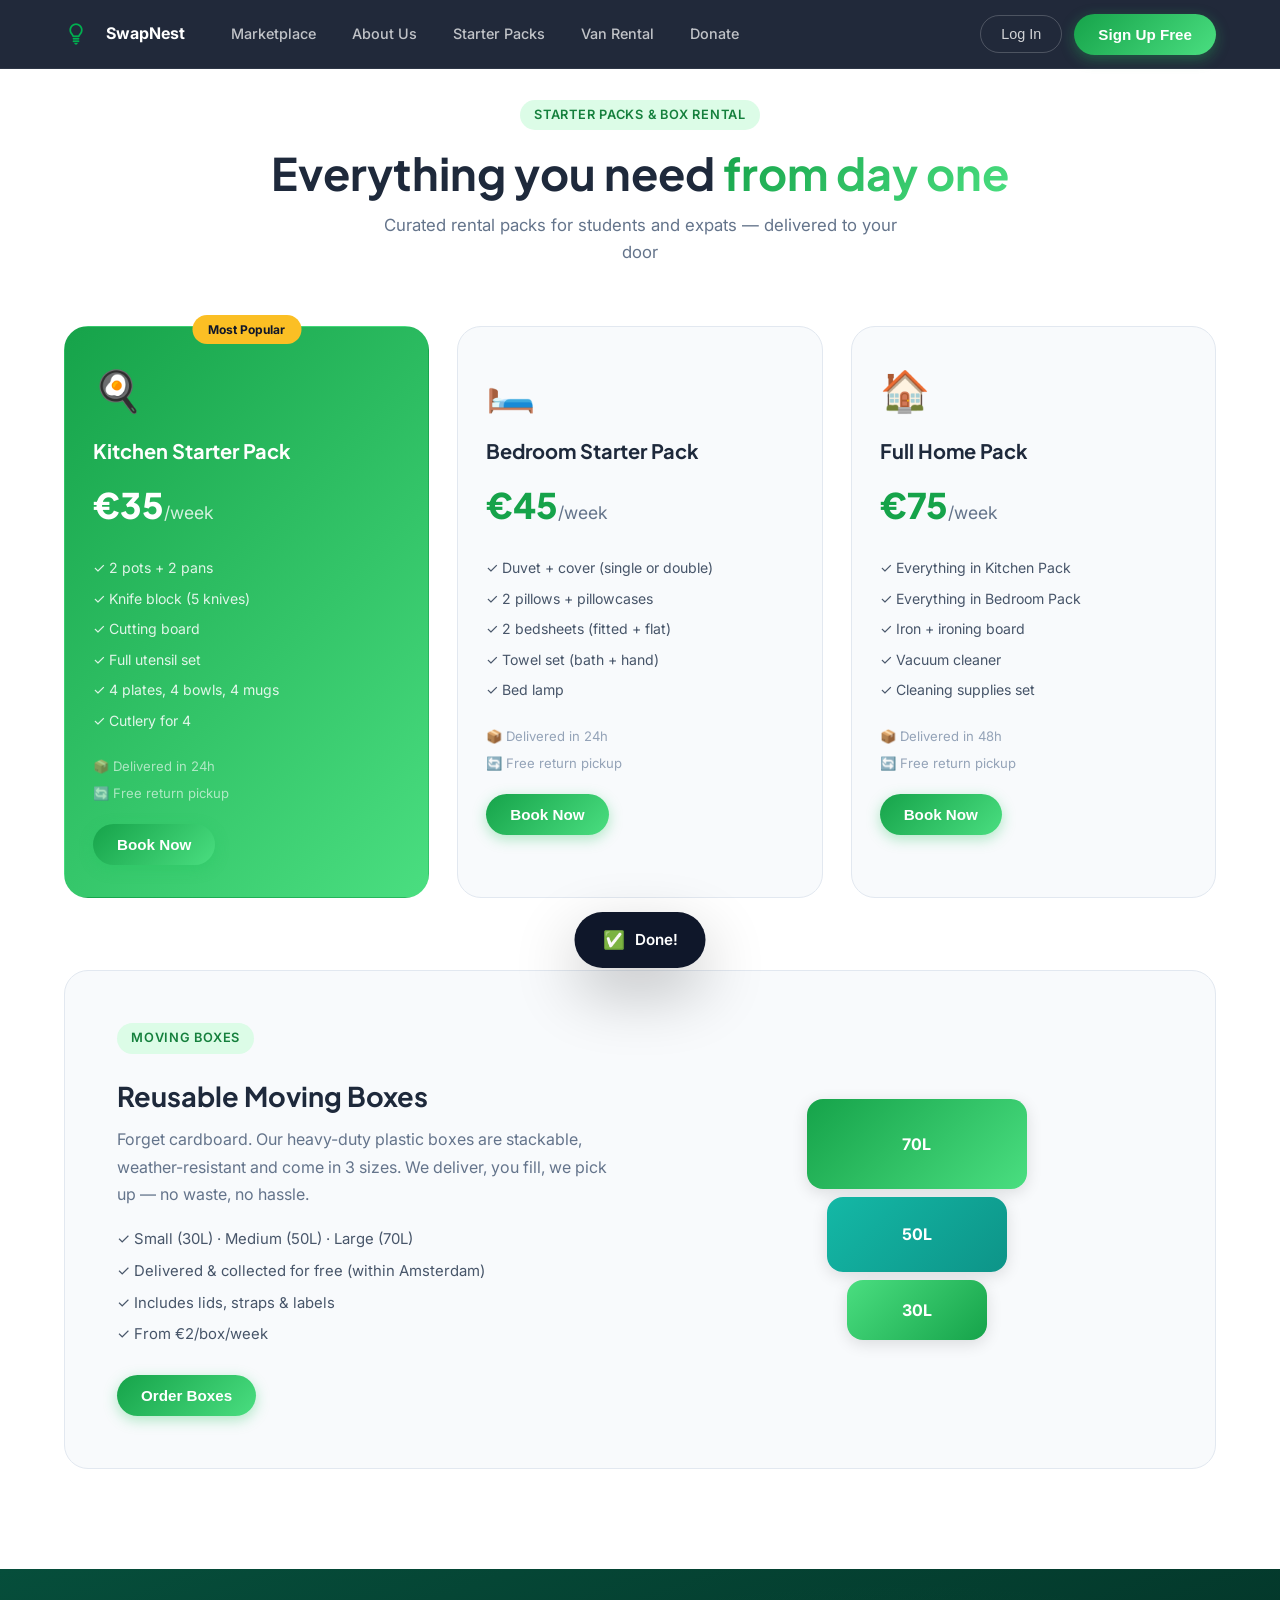
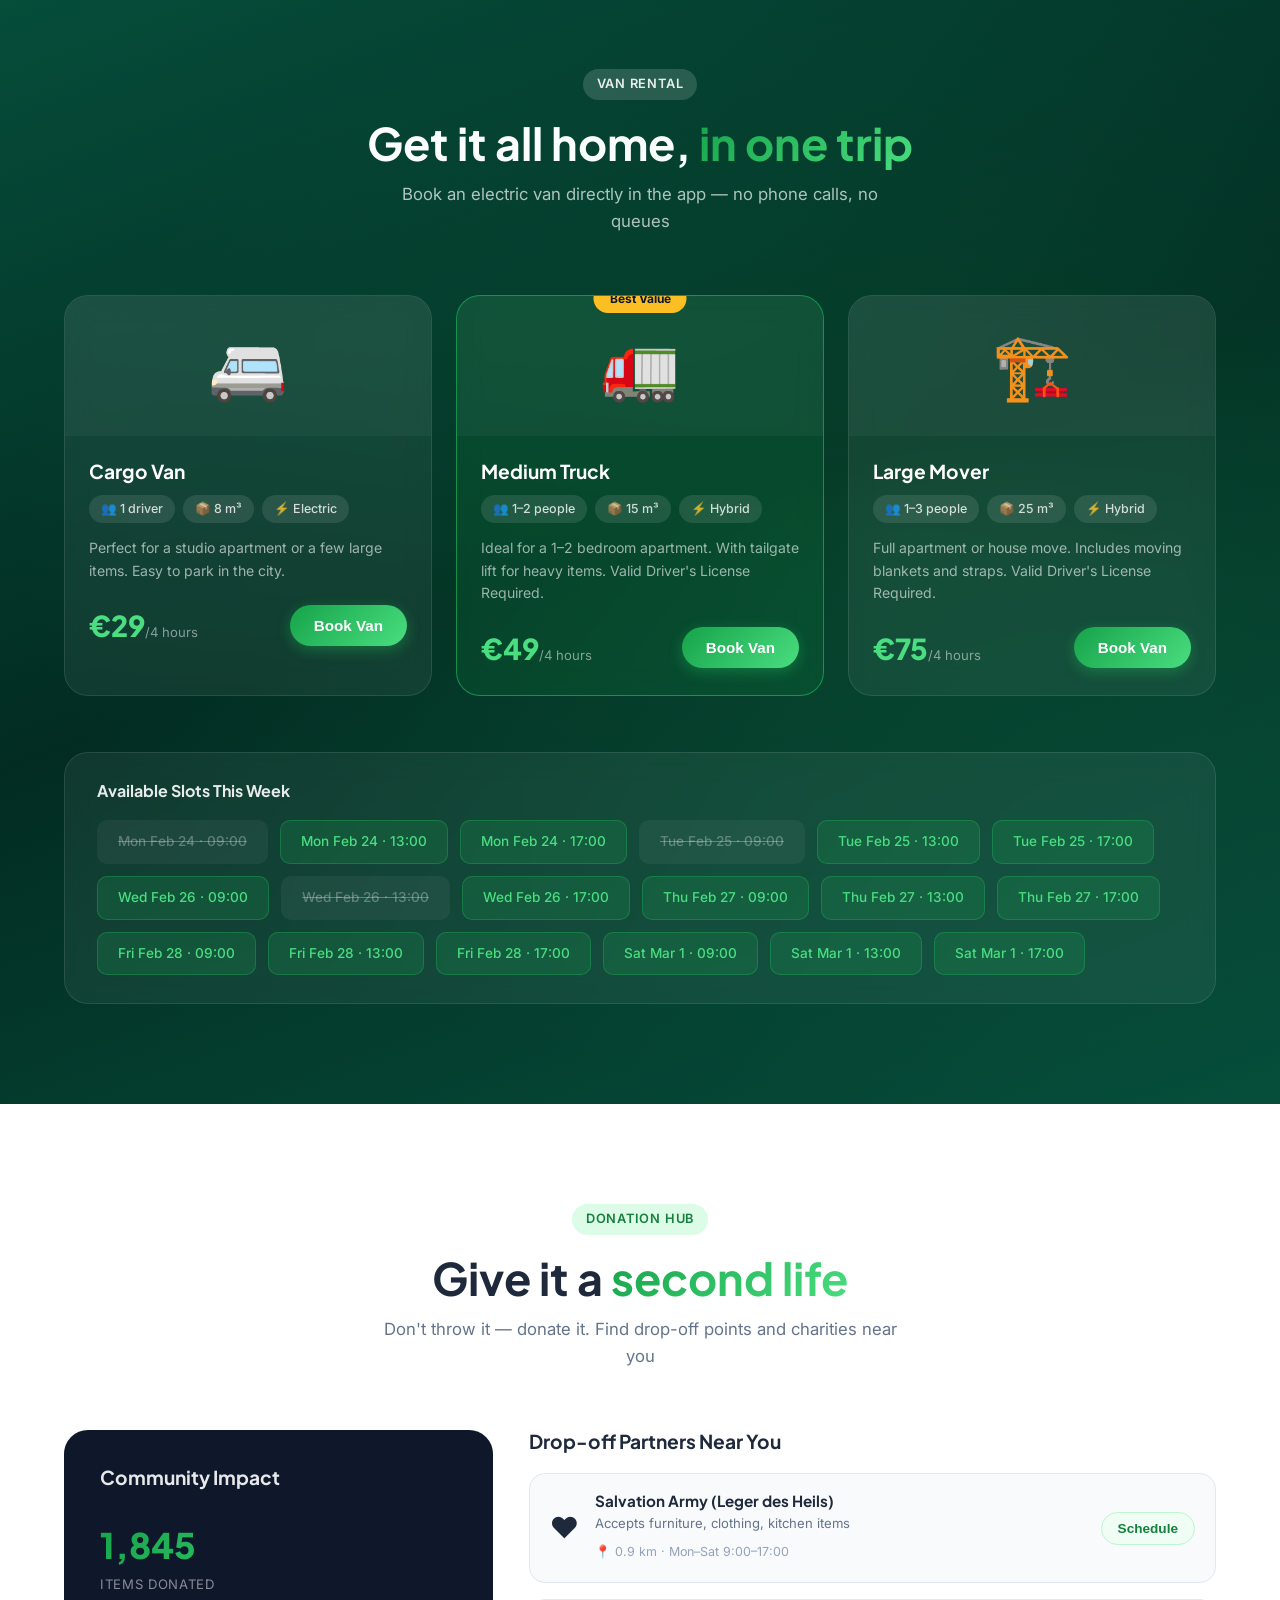
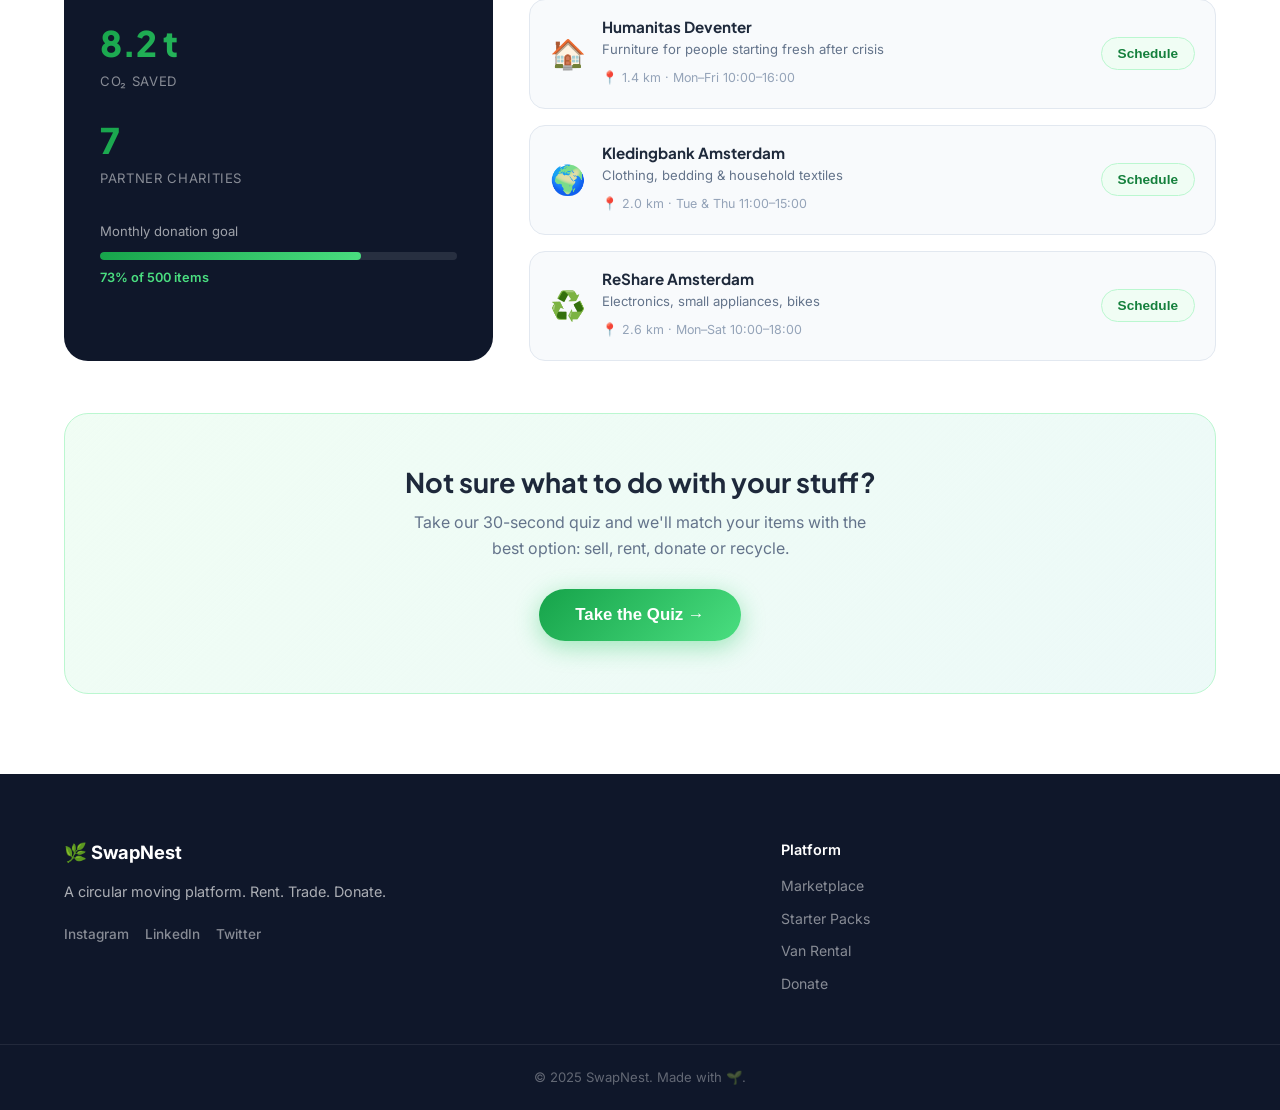
<file: services.html>
<!DOCTYPE html>
<html lang="en">

<head>
  <meta charset="UTF-8" />
  <meta name="viewport" content="width=device-width, initial-scale=1.0" />
  <title>SwapNest – Circular Moving Platform</title>
  <meta name="description"
    content="SwapNest: rent, trade, and donate your way to a greener home. Circular marketplace, starter packs, bus rental and donation hub – all in one place." />
  <link rel="preconnect" href="https://fonts.googleapis.com" />
  <link rel="preconnect" href="https://fonts.gstatic.com" crossorigin />
  <link
    href="https://fonts.googleapis.com/css2?family=Inter:wght@300;400;500;600;700;800;900&family=Plus+Jakarta+Sans:wght@400;500;600;700;800&display=swap"
    rel="stylesheet" />
  <link rel="stylesheet" href="styles.css" />
  <script src="analytics.js"></script>
  <script src="auth.js"></script>
</head>

<body>

  <!-- ─── NAV ─── -->
  <nav id="navbar" class="navbar">
    <div class="nav-inner">
      <a href="index.html" class="nav-logo">
        <img src="logo.png" alt="SwapNest Logo" style="height: 24px; vertical-align: middle; margin-right: 8px;">
        <span>SwapNest</span>
      </a>
      <ul class="nav-links">
        <li><a href="marketplace.html" class="nav-link">Marketplace</a></li>
        <li><a href="about.html" class="nav-link">About Us</a></li>
        <li><a href="services.html#starter-packs" class="nav-link">Starter Packs</a></li>
        <li><a href="services.html#logistics" class="nav-link">Van Rental</a></li>
        <li><a href="services.html#donate" class="nav-link">Donate</a></li>
      </ul>
      <!-- Auth-aware nav actions (updated by JS) -->
      <div class="nav-actions" id="nav-actions">
        <!-- Injected by updateNavAuth() in app.js -->
      </div>
      <button class="hamburger" id="hamburger" onclick="toggleMenu()">☰</button>
    </div>
    <div class="nav-mobile" id="nav-mobile">
      <a href="marketplace.html" onclick="toggleMenu()" href="marketplace.html">Marketplace</a>
      <a href="about.html" onclick="toggleMenu()">About Us</a>
      <a href="services.html#starter-packs" onclick="toggleMenu()" href="services.html#starter-packs">Starter Packs</a>
      <a href="services.html#logistics" onclick="toggleMenu()" href="services.html#logistics">Van Rental</a>
      <a href="services.html#donate" onclick="toggleMenu()" href="services.html#donate">Donate</a>
      <div class="nav-mobile-auth" id="nav-mobile-auth"></div>
    </div>
  </nav>

  <!-- ─── STARTER PACKS ─── -->
  <section class="starter-packs" id="starter-packs">
    <div class="container">
      <div class="section-header">
        <div class="section-tag">Starter Packs & Box Rental</div>
        <h2>Everything you need <span class="gradient-text">from day one</span></h2>
        <p>Curated rental packs for students and expats — delivered to your door</p>
      </div>
      <div class="packs-grid">

        <div class="pack-card featured">
          <div class="pack-badge">Most Popular</div>
          <div class="pack-icon">🍳</div>
          <h3>Kitchen Starter Pack</h3>
          <div class="pack-price"><span>€35</span>/week</div>
          <ul class="pack-contents">
            <li>✓ 2 pots + 2 pans</li>
            <li>✓ Knife block (5 knives)</li>
            <li>✓ Cutting board</li>
            <li>✓ Full utensil set</li>
            <li>✓ 4 plates, 4 bowls, 4 mugs</li>
            <li>✓ Cutlery for 4</li>
          </ul>
          <div class="pack-meta">
            <span>📦 Delivered in 24h</span>
            <span>🔄 Free return pickup</span>
          </div>
          <button class="btn-primary" onclick="openBookingModal('Kitchen Starter Pack', '€35/week')">Book Now</button>
        </div>

        <div class="pack-card">
          <div class="pack-icon">🛏️</div>
          <h3>Bedroom Starter Pack</h3>
          <div class="pack-price"><span>€45</span>/week</div>
          <ul class="pack-contents">
            <li>✓ Duvet + cover (single or double)</li>
            <li>✓ 2 pillows + pillowcases</li>
            <li>✓ 2 bedsheets (fitted + flat)</li>
            <li>✓ Towel set (bath + hand)</li>
            <li>✓ Bed lamp</li>
          </ul>
          <div class="pack-meta">
            <span>📦 Delivered in 24h</span>
            <span>🔄 Free return pickup</span>
          </div>
          <button class="btn-primary" onclick="openBookingModal('Bedroom Starter Pack', '€45/week')">Book Now</button>
        </div>

        <div class="pack-card">
          <div class="pack-icon">🏠</div>
          <h3>Full Home Pack</h3>
          <div class="pack-price"><span>€75</span>/week</div>
          <ul class="pack-contents">
            <li>✓ Everything in Kitchen Pack</li>
            <li>✓ Everything in Bedroom Pack</li>
            <li>✓ Iron + ironing board</li>
            <li>✓ Vacuum cleaner</li>
            <li>✓ Cleaning supplies set</li>
          </ul>
          <div class="pack-meta">
            <span>📦 Delivered in 48h</span>
            <span>🔄 Free return pickup</span>
          </div>
          <button class="btn-primary" onclick="openBookingModal('Full Home Pack', '€75/week')">Book Now</button>
        </div>

      </div>

      <!-- Moving Box Rental -->
      <div class="box-rental">
        <div class="box-rental-text">
          <div class="section-tag" style="justify-content:flex-start; display:inline-flex">Moving Boxes</div>
          <h3>Reusable Moving Boxes</h3>
          <p>Forget cardboard. Our heavy-duty plastic boxes are stackable, weather-resistant and come in 3 sizes. We
            deliver, you fill, we pick up — no waste, no hassle.</p>
          <ul class="box-features">
            <li>✓ Small (30L) · Medium (50L) · Large (70L)</li>
            <li>✓ Delivered & collected for free (within Amsterdam)</li>
            <li>✓ Includes lids, straps & labels</li>
            <li>✓ From €2/box/week</li>
          </ul>
          <button class="btn-primary" onclick="openBoxModal()">Order Boxes</button>
        </div>
        <div class="box-rental-visual">
          <div class="box-stack">
            <div class="box large">70L</div>
            <div class="box medium">50L</div>
            <div class="box small">30L</div>
          </div>
        </div>
      </div>
    </div>
  </section>

  <!-- ─── LOGISTICS ─── -->
  <section class="logistics" id="logistics">
    <div class="container">
      <div class="section-header light">
        <div class="section-tag light">Van Rental</div>
        <h2>Get it all home, <span class="gradient-text">in one trip</span></h2>
        <p>Book an electric van directly in the app — no phone calls, no queues</p>
      </div>
      <div class="van-options">

        <div class="van-card">
          <div class="van-img van-img-1">🚐</div>
          <div class="van-info">
            <h3>Cargo Van</h3>
            <div class="van-specs">
              <span>👥 1 driver</span>
              <span>📦 8 m³</span>
              <span>⚡ Electric</span>
            </div>
            <p>Perfect for a studio apartment or a few large items. Easy to park in the city.</p>
            <div class="van-price-row">
              <div class="van-price"><strong>€29</strong><small>/4 hours</small></div>
              <button class="btn-primary" onclick="openVanModal('Cargo Van', '€29/4h')">Book Van</button>
            </div>
          </div>
        </div>

        <div class="van-card featured-van">
          <div class="van-badge">Best Value</div>
          <div class="van-img van-img-2">🚛</div>
          <div class="van-info">
            <h3>Medium Truck</h3>
            <div class="van-specs">
              <span>👥 1–2 people</span>
              <span>📦 15 m³</span>
              <span>⚡ Hybrid</span>
            </div>
            <p>Ideal for a 1–2 bedroom apartment. With tailgate lift for heavy items. Valid Driver's License Required.
            </p>
            <div class="van-price-row">
              <div class="van-price"><strong>€49</strong><small>/4 hours</small></div>
              <button class="btn-primary" onclick="openVanModal('Medium Truck', '€49/4h')">Book Van</button>
            </div>
          </div>
        </div>

        <div class="van-card">
          <div class="van-img van-img-3">🏗️</div>
          <div class="van-info">
            <h3>Large Mover</h3>
            <div class="van-specs">
              <span>👥 1–3 people</span>
              <span>📦 25 m³</span>
              <span>⚡ Hybrid</span>
            </div>
            <p>Full apartment or house move. Includes moving blankets and straps. Valid Driver's License Required.</p>
            <div class="van-price-row">
              <div class="van-price"><strong>€75</strong><small>/4 hours</small></div>
              <button class="btn-primary" onclick="openVanModal('Large Mover', '€75/4h')">Book Van</button>
            </div>
          </div>
        </div>

      </div>

      <!-- Availability Calendar -->
      <div class="availability-strip">
        <h4>Available Slots This Week</h4>
        <div class="slots-row" id="slots-row"></div>
      </div>

    </div>
  </section>

  <!-- ─── DONATE ─── -->
  <section class="donate" id="donate">
    <div class="container">
      <div class="section-header">
        <div class="section-tag">Donation Hub</div>
        <h2>Give it a <span class="gradient-text">second life</span></h2>
        <p>Don't throw it — donate it. Find drop-off points and charities near you</p>
      </div>

      <div class="donate-grid">
        <div class="donate-stats-panel">
          <h3>Community Impact</h3>
          <div class="impact-stats">
            <div class="impact-stat">
              <div class="impact-num">2,840</div>
              <div class="impact-label">Items donated</div>
            </div>
            <div class="impact-stat">
              <div class="impact-num">14.2 t</div>
              <div class="impact-label">CO₂ saved</div>
            </div>
            <div class="impact-stat">
              <div class="impact-num">12</div>
              <div class="impact-label">Partner charities</div>
            </div>
          </div>
          <div class="impact-bar-wrap">
            <div class="impact-bar-label">Monthly donation goal</div>
            <div class="impact-bar">
              <div class="impact-bar-fill" style="width: 73%"></div>
            </div>
            <div class="impact-bar-pct">73% of 500 items</div>
          </div>
        </div>

        <div class="donate-orgs">
          <h3>Drop-off Partners Near You</h3>
          <div class="org-list">

            <div class="org-card">
              <div class="org-icon">❤️</div>
              <div class="org-info">
                <h4>Salvation Army (Leger des Heils)</h4>
                <p>Accepts furniture, clothing, kitchen items</p>
                <span class="org-dist">📍 0.9 km · Mon–Sat 9:00–17:00</span>
              </div>
              <button class="btn-sm" onclick="openDonateModal('Salvation Army')">Schedule</button>
            </div>

            <div class="org-card">
              <div class="org-icon">🏠</div>
              <div class="org-info">
                <h4>Humanitas Deventer</h4>
                <p>Furniture for people starting fresh after crisis</p>
                <span class="org-dist">📍 1.4 km · Mon–Fri 10:00–16:00</span>
              </div>
              <button class="btn-sm" onclick="openDonateModal('Humanitas Deventer')">Schedule</button>
            </div>

            <div class="org-card">
              <div class="org-icon">🌍</div>
              <div class="org-info">
                <h4>Kledingbank Amsterdam</h4>
                <p>Clothing, bedding & household textiles</p>
                <span class="org-dist">📍 2.0 km · Tue & Thu 11:00–15:00</span>
              </div>
              <button class="btn-sm" onclick="openDonateModal('Kledingbank Amsterdam')">Schedule</button>
            </div>

            <div class="org-card">
              <div class="org-icon">♻️</div>
              <div class="org-info">
                <h4>ReShare Amsterdam</h4>
                <p>Electronics, small appliances, bikes</p>
                <span class="org-dist">📍 2.6 km · Mon–Sat 10:00–18:00</span>
              </div>
              <button class="btn-sm" onclick="openDonateModal('ReShare Amsterdam')">Schedule</button>
            </div>

          </div>
        </div>

      </div>

      <div class="donate-cta">
        <div class="donate-cta-content">
          <h3>Not sure what to do with your stuff?</h3>
          <p>Take our 30-second quiz and we'll match your items with the best option: sell, rent, donate or recycle.</p>
          <button class="btn-hero-primary" onclick="openQuizModal()">Take the Quiz →</button>
        </div>
      </div>

    </div>
  </section>

  <!-- ─── FOOTER ─── -->
  <footer class="footer">
    <div class="footer-inner">
      <div class="footer-brand">
        <div class="footer-logo">🌿 SwapNest</div>
        <p>A circular moving platform. Rent. Trade. Donate.</p>
        <div class="footer-socials">
          <a href="https://instagram.com/swapnest.nl" target="_blank" class="social-link">Instagram</a>
          <a href="https://linkedin.com/company/swapnest" target="_blank" class="social-link">LinkedIn</a>
          <a href="https://x.com/swapnest_nl" target="_blank" class="social-link">Twitter</a>
        </div>
      </div>
      <div class="footer-links">
        <div class="footer-col">
          <h5>Platform</h5>
          <a href="marketplace.html">Marketplace</a>
          <a href="services.html#starter-packs">Starter Packs</a>
          <a href="services.html#logistics">Van Rental</a>
          <a href="services.html#donate">Donate</a>
        </div>
      </div>
    </div>
    <div class="footer-bottom">
      <p>© 2025 SwapNest. Made with 🌱.</p>
    </div>
  </footer>

  <!-- ─── MODALS ─── -->

  <!-- Sign Up Modal -->
  <div class="modal-overlay" id="signup-modal" onclick="closeModal('signup-modal')">
    <div class="modal" onclick="event.stopPropagation()">
      <button class="modal-close" onclick="closeModal('signup-modal')">✕</button>
      <div class="auth-modal-header">
        <div class="auth-modal-logo">🌿</div>
        <h2 class="modal-title">Create your account</h2>
        <p class="auth-modal-sub">Join Amsterdam's circular moving platform</p>
      </div>
      <div id="signup-error" class="auth-error" style="display:none;"></div>
      <form id="signup-form" onsubmit="handleSignUp(event)">
        <div class="form-group">
          <label>Full Name</label>
          <input type="text" id="signup-name" placeholder="Anna Müller" required />
        </div>
        <div class="form-group">
          <label>Email Address</label>
          <input type="email" id="signup-email" placeholder="anna@email.com" required />
        </div>
        <div class="form-group">
          <label>Password <small style="color:var(--slate-400);">(min 6 characters)</small></label>
          <input type="password" id="signup-password" placeholder="••••••••" required />
        </div>
        <div class="form-group">
          <label>I want to…</label>
          <div class="role-options">
            <label class="role-opt active"><input type="radio" name="role" value="both" checked /> 🔄 Buy & Sell</label>
            <label class="role-opt"><input type="radio" name="role" value="buyer" /> 🛍️ Buy Only</label>
            <label class="role-opt"><input type="radio" name="role" value="seller" /> 🏷️ Sell Only</label>
          </div>
        </div>
        <button type="submit" class="btn-primary full-width" id="signup-submit">Create Account</button>
      </form>
      <p class="auth-switch">Already have an account? <button class="auth-link" onclick="switchAuthModal('login')">Log
          in</button></p>
    </div>
  </div>

  <!-- Log In Modal -->
  <div class="modal-overlay" id="login-modal" onclick="closeModal('login-modal')">
    <div class="modal" onclick="event.stopPropagation()">
      <button class="modal-close" onclick="closeModal('login-modal')">✕</button>
      <div class="auth-modal-header">
        <div class="auth-modal-logo">🌿</div>
        <h2 class="modal-title">Welcome back</h2>
        <p class="auth-modal-sub">Log in to your account</p>
      </div>
      <div id="login-error" class="auth-error" style="display:none;"></div>
      <form id="login-form" onsubmit="handleLogIn(event)">
        <div class="form-group">
          <label>Email Address</label>
          <input type="email" id="login-email" placeholder="anna@email.com" required />
        </div>
        <div class="form-group">
          <label>Password</label>
          <input type="password" id="login-password" placeholder="••••••••" required />
        </div>
        <button type="submit" class="btn-primary full-width" id="login-submit">Log In</button>
      </form>
      <p class="auth-switch">Don't have an account? <button class="auth-link" onclick="switchAuthModal('signup')">Sign
          up</button></p>
    </div>
  </div>

  <!-- Reserve Modal -->
  <div class="modal-overlay" id="reserve-modal" onclick="closeModal('reserve-modal')">
    <div class="modal" onclick="event.stopPropagation()">
      <button class="modal-close" onclick="closeModal('reserve-modal')">✕</button>
      <h2 class="modal-title">Reserve Item</h2>
      <div id="reserve-item-info"></div>
      <form onsubmit="handleReserve(event)">
        <div class="form-group">
          <label>Preferred Pickup Date</label>
          <input type="date" id="reserve-date" required />
        </div>
        <div class="form-group">
          <label>Message to Seller (optional)</label>
          <textarea id="reserve-msg" placeholder="I can pick up anytime after 5pm..." rows="2"></textarea>
        </div>
        <div class="form-group">
          <label>Payment Method</label>
          <div class="payment-options">
            <label class="pay-opt active"><input type="radio" name="pay" value="card" checked /> 💳 Card</label>
            <label class="pay-opt"><input type="radio" name="pay" value="ideal" /> 🏦 iDEAL</label>
            <label class="pay-opt"><input type="radio" name="pay" value="paypal" /> 🅿️ PayPal</label>
          </div>
        </div>
        <button type="submit" class="btn-primary full-width">Confirm Reservation</button>
      </form>
    </div>
  </div>

  <!-- Booking Modal (Packs) -->
  <div class="modal-overlay" id="booking-modal" onclick="closeModal('booking-modal')">
    <div class="modal" onclick="event.stopPropagation()">
      <button class="modal-close" onclick="closeModal('booking-modal')">✕</button>
      <h2 class="modal-title">Book Starter Pack</h2>
      <div id="booking-item-info"></div>
      <form onsubmit="handleBooking(event)">
        <div class="form-group">
          <label>Your Name</label>
          <input type="text" placeholder="Anna Müller" required />
        </div>
        <div class="form-group">
          <label>Delivery Address</label>
          <input type="text" placeholder="Keizersgracht 123, Amsterdam" required />
        </div>
        <div class="form-group">
          <label>Delivery Date</label>
          <input type="date" required />
        </div>
        <div class="form-group">
          <label>Rental Duration</label>
          <select>
            <option>1 week</option>
            <option>2 weeks</option>
            <option>1 month</option>
            <option>3 months</option>
          </select>
        </div>
        <div class="form-group">
          <label>Payment Method</label>
          <div class="payment-options">
            <label class="pay-opt active"><input type="radio" name="pay2" value="card" checked /> 💳 Card</label>
            <label class="pay-opt"><input type="radio" name="pay2" value="ideal" /> 🏦 iDEAL</label>
            <label class="pay-opt"><input type="radio" name="pay2" value="paypal" /> 🅿️ PayPal</label>
          </div>
        </div>
        <button type="submit" class="btn-primary full-width">Confirm Booking</button>
      </form>
    </div>
  </div>

  <!-- Van Modal -->
  <div class="modal-overlay" id="van-modal" onclick="closeModal('van-modal')">
    <div class="modal" onclick="event.stopPropagation()">
      <button class="modal-close" onclick="closeModal('van-modal')">✕</button>
      <h2 class="modal-title">Book a Van</h2>
      <div id="van-item-info"></div>
      <form onsubmit="handleVanBooking(event)">
        <div class="form-group">
          <label>Your Name</label>
          <input type="text" placeholder="Marco Rossi" required />
        </div>
        <div class="form-group">
          <label>Pickup Address</label>
          <input type="text" placeholder="Prinsengracht 456, Amsterdam" required />
        </div>
        <div class="form-group">
          <label>Drop-off Address</label>
          <input type="text" placeholder="Amstelveenseweg 789, Amsterdam" required />
        </div>
        <div class="form-group">
          <label>Date & Time</label>
          <input type="datetime-local" required />
        </div>
        <div class="form-group">
          <label>Duration</label>
          <select>
            <option>4 hours</option>
            <option>8 hours (full day)</option>
          </select>
        </div>
        <div class="form-group">
          <label>Payment Method</label>
          <div class="payment-options">
            <label class="pay-opt active"><input type="radio" name="pay3" value="card" checked /> 💳 Card</label>
            <label class="pay-opt"><input type="radio" name="pay3" value="ideal" /> 🏦 iDEAL</label>
          </div>
        </div>
        <div class="form-group">
          <label style="display:flex; align-items:flex-start; gap:8px; cursor:pointer;">
            <input type="checkbox" required style="margin-top:3px;" />
            <span>I confirm I have a valid driver's license</span>
          </label>
        </div>
        <button type="submit" class="btn-primary full-width">Confirm Van Booking</button>
      </form>
    </div>
  </div>

  <!-- Donate Modal -->
  <div class="modal-overlay" id="donate-modal" onclick="closeModal('donate-modal')">
    <div class="modal" onclick="event.stopPropagation()">
      <button class="modal-close" onclick="closeModal('donate-modal')">✕</button>
      <h2 class="modal-title">Schedule a Donation</h2>
      <div id="donate-org-info"></div>
      <form onsubmit="handleDonate(event)">
        <div class="form-group">
          <label>Your Name</label>
          <input type="text" placeholder="Sophie Janssen" required />
        </div>
        <div class="form-group">
          <label>What would you like to donate?</label>
          <textarea placeholder="e.g. sofa, kitchen items, clothing..." rows="3"></textarea>
        </div>
        <div class="form-group">
          <label>Preferred Drop-off Date</label>
          <input type="date" required />
        </div>
        <div class="form-group">
          <label>Need pickup? (€10 fee)</label>
          <div class="toggle-row">
            <span>Home pickup</span>
            <label class="toggle">
              <input type="checkbox" id="pickup-toggle" />
              <span class="toggle-slider"></span>
            </label>
          </div>
        </div>
        <button type="submit" class="btn-primary full-width">Schedule Donation</button>
      </form>
    </div>
  </div>

  <!-- Box Order Modal -->
  <div class="modal-overlay" id="box-modal" onclick="closeModal('box-modal')">
    <div class="modal" onclick="event.stopPropagation()">
      <button class="modal-close" onclick="closeModal('box-modal')">✕</button>
      <h2 class="modal-title">Order Moving Boxes</h2>
      <div class="box-order-form">
        <div class="box-qty-row">
          <div class="box-qty-item">
            <label>Small (30L) — €2/week</label>
            <div class="qty-ctrl">
              <button type="button" onclick="changeQty('sm', -1)">−</button>
              <span id="qty-sm">0</span>
              <button type="button" onclick="changeQty('sm', 1)">+</button>
            </div>
          </div>
          <div class="box-qty-item">
            <label>Medium (50L) — €3/week</label>
            <div class="qty-ctrl">
              <button type="button" onclick="changeQty('md', -1)">−</button>
              <span id="qty-md">0</span>
              <button type="button" onclick="changeQty('md', 1)">+</button>
            </div>
          </div>
          <div class="box-qty-item">
            <label>Large (70L) — €4/week</label>
            <div class="qty-ctrl">
              <button type="button" onclick="changeQty('lg', -1)">−</button>
              <span id="qty-lg">0</span>
              <button type="button" onclick="changeQty('lg', 1)">+</button>
            </div>
          </div>
        </div>
        <div class="box-total">Total: <strong id="box-total">€0</strong>/week</div>
        <form onsubmit="handleBoxOrder(event)">
          <div class="form-group">
            <label>Delivery Address</label>
            <input type="text" placeholder="Herengracht 200, Amsterdam" required />
          </div>
          <div class="form-group">
            <label>Delivery Date</label>
            <input type="date" required />
          </div>
          <button type="submit" class="btn-primary full-width">Order Boxes</button>
        </form>
      </div>
    </div>
  </div>

  <!-- List Item Modal -->
  <div class="modal-overlay" id="list-item-modal" onclick="closeModal('list-item-modal')">
    <div class="modal" onclick="event.stopPropagation()">
      <button class="modal-close" onclick="closeModal('list-item-modal')">✕</button>
      <h2 class="modal-title">List an Item</h2>
      <form onsubmit="handleListItem(event)">
        <div class="form-group">
          <label>Item Name</label>
          <input type="text" placeholder="IKEA BILLY Bookcase" required />
        </div>
        <div class="form-group">
          <label>Category</label>
          <select>
            <option>Furniture</option>
            <option>Kitchen</option>
            <option>Bedroom</option>
            <option>Electronics</option>
            <option>Other</option>
          </select>
        </div>
        <div class="form-group">
          <label>Price (€)</label>
          <input type="number" placeholder="0" min="0" required />
        </div>
        <div class="form-group">
          <label>Availability</label>
          <select>
            <option>Available Today</option>
            <option>Available This Week</option>
            <option>Flexible</option>
          </select>
        </div>
        <div class="form-group">
          <label>Description</label>
          <textarea placeholder="Condition, dimensions, pickup notes..." rows="3"></textarea>
        </div>
        <div class="form-group">
          <label>Your Email</label>
          <input type="email" placeholder="you@email.com" required />
        </div>
        <button type="submit" class="btn-primary full-width">Publish Listing</button>
      </form>
    </div>
  </div>

  <!-- Quiz Modal -->
  <div class="modal-overlay" id="quiz-modal" onclick="closeModal('quiz-modal')">
    <div class="modal" onclick="event.stopPropagation()">
      <button class="modal-close" onclick="closeModal('quiz-modal')">✕</button>
      <div id="quiz-content"></div>
    </div>
  </div>

  <!-- Success Toast -->
  <div class="toast" id="toast">
    <span class="toast-icon">✅</span>
    <span id="toast-msg">Done!</span>
  </div>

  <script src="app.js"></script>
</body>

</html>
</file>
<file: styles.css>
/* ─────────────────────────────────────────────
   THE SUSTAINABLE MOVE — Design System & Styles
   ───────────────────────────────────────────── */

/* === RESET & TOKENS === */
*,
*::before,
*::after {
  box-sizing: border-box;
  margin: 0;
  padding: 0;
}

:root {
  --green-50: #f0fdf4;
  --green-100: #dcfce7;
  --green-400: #4ade80;
  --green-500: #22c55e;
  --green-600: #16a34a;
  --green-700: #15803d;
  --green-800: #166534;
  --teal-400: #2dd4bf;
  --teal-500: #14b8a6;
  --teal-600: #0d9488;
  --emerald: #10b981;
  --lime: #84cc16;
  --amber-400: #fbbf24;
  --amber-500: #f59e0b;
  --red-400: #f87171;
  --slate-50: #f8fafc;
  --slate-100: #f1f5f9;
  --slate-200: #e2e8f0;
  --slate-300: #cbd5e1;
  --slate-400: #94a3b8;
  --slate-500: #64748b;
  --slate-600: #475569;
  --slate-700: #334155;
  --slate-800: #1e293b;
  --slate-900: #0f172a;
  --white: #ffffff;

  --grad-main: linear-gradient(135deg, var(--green-600) 0%, var(--green-400) 100%);
  --grad-hero: linear-gradient(160deg, #064e3b 0%, #022c22 50%, #064e3b 100%);
  --shadow-sm: 0 1px 3px rgba(0, 0, 0, 0.12);
  --shadow-md: 0 4px 16px rgba(0, 0, 0, 0.12);
  --shadow-lg: 0 12px 40px rgba(0, 0, 0, 0.18);
  --shadow-xl: 0 24px 64px rgba(0, 0, 0, 0.24);
  --radius: 16px;
  --radius-sm: 10px;
  --radius-lg: 24px;
  --transition: all 0.22s cubic-bezier(0.4, 0, 0.2, 1);
}

html {
  scroll-behavior: smooth;
}

body {
  font-family: 'Inter', sans-serif;
  background: var(--slate-50);
  color: var(--slate-800);
  overflow-x: hidden;
  line-height: 1.6;
}

.container {
  max-width: 1200px;
  margin: 0 auto;
  padding: 0 24px;
}

/* === TYPOGRAPHY === */
h1,
h2,
h3,
h4 {
  font-family: 'Plus Jakarta Sans', sans-serif;
  font-weight: 700;
  line-height: 1.2;
}

h1 {
  font-size: clamp(2.4rem, 5vw, 4.2rem);
}

h2 {
  font-size: clamp(1.8rem, 3.5vw, 2.8rem);
}

h3 {
  font-size: 1.25rem;
}

.gradient-text {
  background: var(--grad-main);
  -webkit-background-clip: text;
  -webkit-text-fill-color: transparent;
  background-clip: text;
}

/* === BUTTONS === */
.btn-primary {
  background: var(--grad-main);
  color: var(--white);
  border: none;
  padding: 12px 24px;
  border-radius: 50px;
  font-weight: 600;
  font-size: 0.95rem;
  cursor: pointer;
  transition: var(--transition);
  box-shadow: 0 4px 14px rgba(34, 197, 94, 0.35);
  display: inline-flex;
  align-items: center;
  gap: 8px;
}

.btn-primary:hover {
  transform: translateY(-2px);
  box-shadow: 0 8px 24px rgba(34, 197, 94, 0.45);
  filter: brightness(1.05);
}

.btn-secondary {
  background: transparent;
  color: var(--slate-700);
  border: 1.5px solid var(--slate-200);
  padding: 10px 20px;
  border-radius: 50px;
  font-weight: 500;
  font-size: 0.9rem;
  cursor: pointer;
  transition: var(--transition);
}

.btn-secondary:hover {
  border-color: var(--green-500);
  color: var(--green-600);
  background: var(--green-50);
}

.btn-outline {
  background: transparent;
  color: var(--green-600);
  border: 2px solid var(--green-500);
  padding: 12px 32px;
  border-radius: 50px;
  font-weight: 600;
  font-size: 0.95rem;
  cursor: pointer;
  transition: var(--transition);
}

.btn-outline:hover {
  background: var(--green-500);
  color: var(--white);
  transform: translateY(-2px);
}

.btn-hero-primary {
  background: var(--grad-main);
  color: var(--white);
  border: none;
  padding: 16px 36px;
  border-radius: 50px;
  font-weight: 700;
  font-size: 1.05rem;
  cursor: pointer;
  transition: var(--transition);
  box-shadow: 0 6px 24px rgba(34, 197, 94, 0.4);
}

.btn-hero-primary:hover {
  transform: translateY(-3px);
  box-shadow: 0 12px 36px rgba(34, 197, 94, 0.5);
}

.btn-hero-secondary {
  background: rgba(255, 255, 255, 0.1);
  color: var(--white);
  border: 1.5px solid rgba(255, 255, 255, 0.25);
  padding: 16px 32px;
  border-radius: 50px;
  font-weight: 600;
  font-size: 1.05rem;
  cursor: pointer;
  transition: var(--transition);
  backdrop-filter: blur(8px);
}

.btn-hero-secondary:hover {
  background: rgba(255, 255, 255, 0.18);
  border-color: rgba(255, 255, 255, 0.5);
  transform: translateY(-2px);
}

.btn-sm {
  background: var(--green-50);
  color: var(--green-700);
  border: 1.5px solid var(--green-200, #bbf7d0);
  padding: 8px 16px;
  border-radius: 50px;
  font-weight: 600;
  font-size: 0.85rem;
  cursor: pointer;
  transition: var(--transition);
  white-space: nowrap;
}

.btn-sm:hover {
  background: var(--green-500);
  color: var(--white);
}

.full-width {
  width: 100%;
  justify-content: center;
}

/* === SECTION HEADERS === */
.section-header {
  text-align: center;
  margin-bottom: 60px;
}

.section-header h2 {
  margin-bottom: 12px;
}

.section-header p {
  color: var(--slate-500);
  font-size: 1.05rem;
  max-width: 520px;
  margin: 0 auto;
}

.section-header.light h2 {
  color: var(--white);
}

.section-header.light p {
  color: rgba(255, 255, 255, 0.7);
}

.section-tag {
  display: inline-flex;
  align-items: center;
  gap: 6px;
  background: var(--green-100);
  color: var(--green-700);
  font-weight: 600;
  font-size: 0.8rem;
  text-transform: uppercase;
  letter-spacing: 0.06em;
  padding: 5px 14px;
  border-radius: 50px;
  margin-bottom: 16px;
}

.section-tag.light {
  background: rgba(255, 255, 255, 0.15);
  color: rgba(255, 255, 255, 0.9);
}

/* ═══════════════════════════════════════════ */
/* ONBOARDING OVERLAY */
/* ═══════════════════════════════════════════ */
.overlay {
  position: fixed;
  inset: 0;
  background: rgba(15, 23, 42, 0.85);
  backdrop-filter: blur(12px);
  z-index: 1000;
  display: flex;
  align-items: center;
  justify-content: center;
  opacity: 0;
  pointer-events: none;
  transition: opacity 0.3s ease;
}

.overlay.active {
  opacity: 1;
  pointer-events: all;
}

.onboarding-card {
  background: var(--white);
  border-radius: var(--radius-lg);
  padding: 52px 48px;
  max-width: 640px;
  width: 90%;
  text-align: center;
  box-shadow: var(--shadow-xl);
  animation: slideUp 0.5s cubic-bezier(0.34, 1.56, 0.64, 1) forwards;
}

@keyframes slideUp {
  from {
    transform: translateY(40px) scale(0.96);
    opacity: 0;
  }

  to {
    transform: translateY(0) scale(1);
    opacity: 1;
  }
}

.onboarding-logo {
  display: flex;
  align-items: center;
  justify-content: center;
  gap: 10px;
  margin-bottom: 28px;
  font-size: 1.15rem;
  font-weight: 700;
  color: var(--slate-800);
}

.logo-leaf {
  font-size: 1.6rem;
}

.onboarding-title {
  font-size: 2rem;
  color: var(--slate-900);
  margin-bottom: 10px;
}

.onboarding-sub {
  color: var(--slate-500);
  margin-bottom: 36px;
}

.onboarding-choices {
  display: grid;
  grid-template-columns: 1fr 1fr;
  gap: 20px;
}

.choice-card {
  background: var(--slate-50);
  border: 2px solid var(--slate-200);
  border-radius: var(--radius);
  padding: 28px 20px;
  cursor: pointer;
  transition: var(--transition);
  text-align: center;
  font-family: 'Plus Jakarta Sans', sans-serif;
}

.choice-card:hover,
.choice-card.selected {
  border-color: var(--green-500);
  background: var(--green-50);
  transform: translateY(-4px);
  box-shadow: 0 8px 24px rgba(34, 197, 94, 0.2);
}

.choice-icon {
  font-size: 2.5rem;
  margin-bottom: 12px;
}

.choice-card h3 {
  font-size: 1.1rem;
  color: var(--slate-800);
  margin-bottom: 6px;
}

.choice-card p {
  font-size: 0.85rem;
  color: var(--slate-500);
  line-height: 1.5;
}

/* ═══════════════════════════════════════════ */
/* NAVBAR */
/* ═══════════════════════════════════════════ */
.navbar {
  position: fixed;
  top: 0;
  left: 0;
  right: 0;
  z-index: 900;
  background: rgba(15, 23, 42, 0.92);
  backdrop-filter: blur(16px);
  border-bottom: 1px solid rgba(255, 255, 255, 0.06);
  transition: var(--transition);
}

.navbar.scrolled {
  background: rgba(15, 23, 42, 0.98);
  box-shadow: 0 4px 24px rgba(0, 0, 0, 0.3);
}

.nav-inner {
  max-width: 1200px;
  margin: 0 auto;
  padding: 0 24px;
  height: 68px;
  display: flex;
  align-items: center;
  gap: 32px;
}

.nav-logo {
  display: flex;
  align-items: center;
  gap: 10px;
  font-weight: 700;
  font-size: 1rem;
  color: var(--white);
  text-decoration: none;
  white-space: nowrap;
}

.nav-links {
  display: flex;
  list-style: none;
  gap: 8px;
  flex: 1;
}

.nav-link {
  color: rgba(255, 255, 255, 0.72);
  text-decoration: none;
  font-size: 0.9rem;
  font-weight: 500;
  padding: 8px 14px;
  border-radius: 8px;
  transition: var(--transition);
}

.nav-link:hover {
  color: var(--white);
  background: rgba(255, 255, 255, 0.08);
}

.nav-actions {
  display: flex;
  align-items: center;
  gap: 12px;
  margin-left: auto;
}

.nav-actions .btn-secondary {
  color: rgba(255, 255, 255, 0.8);
  border-color: rgba(255, 255, 255, 0.2);
}

.nav-actions .btn-secondary:hover {
  background: rgba(255, 255, 255, 0.1);
  color: var(--white);
  border-color: rgba(255, 255, 255, 0.4);
}

.hamburger {
  display: none;
  background: none;
  border: none;
  color: var(--white);
  font-size: 1.5rem;
  cursor: pointer;
  padding: 8px;
  margin-left: auto;
}

.nav-mobile {
  display: none;
  flex-direction: column;
  padding: 12px 24px 20px;
  gap: 4px;
  background: rgba(15, 23, 42, 0.98);
}

.nav-mobile a {
  color: rgba(255, 255, 255, 0.8);
  text-decoration: none;
  padding: 10px 0;
  font-size: 1rem;
  border-bottom: 1px solid rgba(255, 255, 255, 0.06);
}

.nav-mobile.open {
  display: flex;
}

/* ═══════════════════════════════════════════ */
/* HERO */
/* ═══════════════════════════════════════════ */
.hero {
  min-height: 100vh;
  background: var(--grad-hero);
  display: flex;
  align-items: center;
  padding: 100px 24px 60px;
  position: relative;
  overflow: hidden;
  max-width: 100%;
}

.hero-bg-orbs {
  position: absolute;
  inset: 0;
  pointer-events: none;
}

.orb {
  position: absolute;
  border-radius: 50%;
  filter: blur(80px);
  opacity: 0.35;
}

.orb-1 {
  width: 600px;
  height: 600px;
  background: var(--green-600);
  top: -200px;
  left: -150px;
  animation: float 8s ease-in-out infinite;
}

.orb-2 {
  width: 400px;
  height: 400px;
  background: var(--teal-500);
  bottom: -100px;
  right: 20%;
  animation: float 10s ease-in-out infinite 2s;
}

.orb-3 {
  width: 300px;
  height: 300px;
  background: var(--lime);
  top: 40%;
  right: -100px;
  animation: float 6s ease-in-out infinite 1s;
}

@keyframes float {

  0%,
  100% {
    transform: translateY(0) scale(1);
  }

  50% {
    transform: translateY(-24px) scale(1.04);
  }
}

.hero-content {
  position: relative;
  z-index: 2;
  max-width: 600px;
  flex: 1;
}

.hero-badge {
  display: inline-flex;
  align-items: center;
  gap: 8px;
  background: rgba(34, 197, 94, 0.18);
  border: 1px solid rgba(34, 197, 94, 0.35);
  color: var(--green-400);
  font-size: 0.85rem;
  font-weight: 600;
  padding: 8px 18px;
  border-radius: 50px;
  margin-bottom: 28px;
  backdrop-filter: blur(8px);
}

.hero-title {
  color: var(--white);
  margin-bottom: 20px;
  font-weight: 900;
}

.hero-desc {
  color: rgba(255, 255, 255, 0.72);
  font-size: 1.15rem;
  line-height: 1.7;
  margin-bottom: 40px;
}

.hero-buttons {
  display: flex;
  flex-wrap: wrap;
  gap: 14px;
  margin-bottom: 52px;
}

.hero-stats {
  display: flex;
  align-items: center;
  gap: 0;
  background: rgba(255, 255, 255, 0.06);
  border: 1px solid rgba(255, 255, 255, 0.12);
  border-radius: var(--radius);
  padding: 20px 28px;
  backdrop-filter: blur(12px);
  width: fit-content;
}

.stat {
  text-align: center;
  padding: 0 24px;
}

.stat-num {
  display: block;
  font-family: 'Plus Jakarta Sans', sans-serif;
  font-size: 1.6rem;
  font-weight: 800;
  color: var(--white);
}

.stat-label {
  font-size: 0.78rem;
  color: rgba(255, 255, 255, 0.55);
  text-transform: uppercase;
  letter-spacing: 0.05em;
}

.stat-divider {
  width: 1px;
  height: 48px;
  background: rgba(255, 255, 255, 0.15);
}

/* Hero Visual */
.hero-visual {
  position: relative;
  z-index: 2;
  flex: 1;
  display: flex;
  justify-content: flex-end;
  padding: 0 0 0 40px;
}

.hero-card-stack {
  position: relative;
  width: 340px;
  height: 440px;
}

.floating-card {
  position: absolute;
  background: rgba(255, 255, 255, 0.95);
  border-radius: var(--radius);
  padding: 14px 18px;
  display: flex;
  align-items: center;
  gap: 12px;
  box-shadow: var(--shadow-lg);
  font-size: 0.85rem;
  backdrop-filter: blur(12px);
  animation: floatCard 4s ease-in-out infinite;
  min-width: 240px;
}

.floating-card strong {
  display: block;
  font-weight: 600;
  color: var(--slate-800);
}

.floating-card small {
  color: var(--slate-500);
}

.fc-icon {
  font-size: 1.5rem;
}

.card-a {
  top: 0;
  right: 20px;
  animation-delay: 0s;
}

.card-b {
  bottom: 60px;
  left: -20px;
  animation-delay: 1.5s;
}

.card-c {
  top: 50%;
  left: 10px;
  transform: translateY(-50%);
  animation-delay: 3s;
}

@keyframes floatCard {

  0%,
  100% {
    transform: translateY(0);
  }

  50% {
    transform: translateY(-8px);
  }
}

.card-b {
  animation-name: floatCardB;
}

@keyframes floatCardB {

  0%,
  100% {
    transform: translateY(0);
  }

  50% {
    transform: translateY(-8px);
  }
}

.hero-phone-mock {
  position: absolute;
  right: 0;
  top: 20px;
  width: 200px;
  background: var(--slate-900);
  border-radius: 24px;
  padding: 6px;
  box-shadow: var(--shadow-xl);
  border: 2px solid rgba(255, 255, 255, 0.1);
}

.phone-screen {
  background: var(--white);
  border-radius: 20px;
  padding: 16px 14px;
  overflow: hidden;
}

.phone-header {
  display: flex;
  justify-content: space-between;
  align-items: center;
  font-size: 0.8rem;
  font-weight: 700;
  color: var(--slate-800);
  margin-bottom: 14px;
}

.phone-badge {
  background: var(--green-100);
  color: var(--green-700);
  font-size: 0.65rem;
  font-weight: 700;
  padding: 3px 8px;
  border-radius: 50px;
}

.phone-item {
  display: flex;
  align-items: center;
  gap: 10px;
  padding: 9px 0;
  border-bottom: 1px solid var(--slate-100);
  font-size: 0.75rem;
}

.phone-item:last-child {
  border-bottom: none;
}

.phone-thumb {
  width: 36px;
  height: 36px;
  border-radius: 10px;
  flex-shrink: 0;
}

.thumb-1 {
  background: linear-gradient(135deg, #b8c0e0, #6c7fc4);
}

.thumb-2 {
  background: linear-gradient(135deg, #d4a373, #a0522d);
}

.thumb-3 {
  background: linear-gradient(135deg, #ffd6a5, #f4a261);
}

.phone-item p {
  font-weight: 600;
  color: var(--slate-800);
  margin-bottom: 2px;
}

.phone-item small {
  color: var(--slate-500);
  display: block;
}

.urgency-dot {
  width: 8px;
  height: 8px;
  border-radius: 50%;
  background: var(--red-400);
  box-shadow: 0 0 0 3px rgba(248, 113, 113, 0.25);
  flex-shrink: 0;
  animation: pulse 1.5s ease-in-out infinite;
  margin-left: auto;
}

.urgency-dot.yellow {
  background: var(--amber-400);
  box-shadow: 0 0 0 3px rgba(251, 191, 36, 0.25);
}

@keyframes pulse {

  0%,
  100% {
    transform: scale(1);
    opacity: 1;
  }

  50% {
    transform: scale(1.3);
    opacity: 0.7;
  }
}

/* ═══════════════════════════════════════════ */
/* HOW IT WORKS */
/* ═══════════════════════════════════════════ */
.how-it-works {
  padding: 100px 0;
  background: var(--white);
}

.steps {
  display: flex;
  align-items: flex-start;
  gap: 0;
  justify-content: center;
}

.step {
  flex: 1;
  max-width: 280px;
  text-align: center;
  padding: 40px 24px;
  border-radius: var(--radius-lg);
  background: var(--slate-50);
  border: 1px solid var(--slate-200);
  transition: var(--transition);
  position: relative;
}

.step:hover {
  border-color: var(--green-400);
  box-shadow: 0 8px 32px rgba(34, 197, 94, 0.12);
  transform: translateY(-6px);
}

.step-num {
  font-family: 'Plus Jakarta Sans', sans-serif;
  font-size: 3.5rem;
  font-weight: 900;
  background: var(--grad-main);
  -webkit-background-clip: text;
  -webkit-text-fill-color: transparent;
  background-clip: text;
  line-height: 1;
  margin-bottom: 8px;
}

.step-icon {
  font-size: 2rem;
  margin-bottom: 14px;
}

.step h3 {
  margin-bottom: 10px;
  color: var(--slate-800);
}

.step p {
  color: var(--slate-500);
  font-size: 0.93rem;
}

.step-arrow {
  font-size: 1.5rem;
  color: var(--slate-300);
  padding-top: 80px;
  padding-inline: 16px;
  flex-shrink: 0;
}

/* ═══════════════════════════════════════════ */
/* MARKETPLACE */
/* ═══════════════════════════════════════════ */
.marketplace {
  padding: 100px 0;
  background: var(--slate-50);
}

.market-filters {
  display: flex;
  align-items: center;
  justify-content: space-between;
  margin-bottom: 24px;
  flex-wrap: wrap;
  gap: 16px;
}

.filter-tabs {
  display: flex;
  flex-wrap: wrap;
  gap: 8px;
}

.filter-tab {
  padding: 9px 18px;
  border-radius: 50px;
  border: 1.5px solid var(--slate-200);
  background: var(--white);
  color: var(--slate-500);
  font-size: 0.88rem;
  font-weight: 500;
  cursor: pointer;
  transition: var(--transition);
}

.filter-tab:hover,
.filter-tab.active {
  border-color: var(--green-500);
  color: var(--green-600);
  background: var(--green-50);
}

.filter-tab.urgent.active {
  background: linear-gradient(135deg, #fef2f2, #fff5f0);
  border-color: #f87171;
  color: #dc2626;
}

.filter-sort {
  display: flex;
  align-items: center;
  gap: 10px;
  color: var(--slate-500);
  font-size: 0.9rem;
}

.filter-sort select {
  border: 1.5px solid var(--slate-200);
  border-radius: 10px;
  padding: 8px 14px;
  font-size: 0.9rem;
  color: var(--slate-700);
  background: var(--white);
  cursor: pointer;
  outline: none;
}

/* Urgency Banner */
.urgency-banner {
  background: linear-gradient(135deg, #fef3c7, #fde68a);
  border: 1.5px solid var(--amber-400);
  border-radius: var(--radius);
  padding: 16px 24px;
  display: flex;
  align-items: center;
  gap: 14px;
  margin-bottom: 32px;
  flex-wrap: wrap;
  font-size: 0.93rem;
  color: var(--slate-700);
}

.urgency-banner button {
  background: none;
  border: none;
  font-weight: 600;
  color: var(--amber-500);
  cursor: pointer;
  text-decoration: underline;
  margin-left: auto;
  font-size: 0.9rem;
}

.pulse-dot {
  width: 10px;
  height: 10px;
  border-radius: 50%;
  background: var(--amber-500);
  flex-shrink: 0;
  animation: pulse 1.5s ease-in-out infinite;
}

/* Items Grid */
.items-grid {
  display: grid;
  grid-template-columns: repeat(3, 1fr);
  gap: 24px;
  margin-bottom: 40px;
}

.item-card {
  background: var(--white);
  border-radius: var(--radius);
  overflow: hidden;
  border: 1px solid var(--slate-200);
  transition: var(--transition);
  position: relative;
  display: flex;
  flex-direction: column;
}

.item-card:hover {
  transform: translateY(-6px);
  box-shadow: var(--shadow-lg);
  border-color: var(--slate-300);
}

.item-card.hidden {
  display: none;
}

.item-img {
  height: 180px;
  display: flex;
  align-items: center;
  justify-content: center;
  position: relative;
}

.item-emoji {
  font-size: 3.5rem;
  filter: drop-shadow(0 4px 8px rgba(0, 0, 0, 0.2));
}

.urgency-badge {
  position: absolute;
  top: 14px;
  left: 14px;
  padding: 5px 12px;
  border-radius: 50px;
  font-size: 0.75rem;
  font-weight: 700;
  text-transform: uppercase;
  letter-spacing: 0.04em;
}

.urgency-badge.today {
  background: rgba(239, 68, 68, 0.9);
  color: var(--white);
}

.urgency-badge.week {
  background: rgba(245, 158, 11, 0.9);
  color: var(--white);
}

.item-info {
  padding: 18px;
  flex: 1;
  display: flex;
  flex-direction: column;
}

.item-header {
  display: flex;
  justify-content: space-between;
  align-items: flex-start;
  gap: 8px;
  margin-bottom: 8px;
}

.item-header h4 {
  font-size: 1rem;
  color: var(--slate-800);
  flex: 1;
}

.item-price {
  font-family: 'Plus Jakarta Sans', sans-serif;
  font-size: 1.1rem;
  font-weight: 800;
  color: var(--green-600);
  white-space: nowrap;
}

.item-desc {
  font-size: 0.85rem;
  color: var(--slate-500);
  margin-bottom: 12px;
  flex: 1;
  line-height: 1.5;
}

.item-meta {
  display: flex;
  justify-content: space-between;
  font-size: 0.8rem;
  color: var(--slate-400);
  margin-bottom: 14px;
}

.item-actions {
  display: flex;
  gap: 10px;
  align-items: center;
}

.btn-reserve {
  flex: 1;
  background: var(--grad-main);
  color: var(--white);
  border: none;
  padding: 10px 16px;
  border-radius: 10px;
  font-weight: 600;
  font-size: 0.88rem;
  cursor: pointer;
  transition: var(--transition);
}

.btn-reserve:hover {
  transform: translateY(-1px);
  box-shadow: 0 4px 14px rgba(34, 197, 94, 0.35);
}

.btn-wishlist {
  background: var(--slate-50);
  border: 1.5px solid var(--slate-200);
  width: 40px;
  height: 40px;
  border-radius: 10px;
  font-size: 1.1rem;
  cursor: pointer;
  transition: var(--transition);
  display: flex;
  align-items: center;
  justify-content: center;
}

.btn-wishlist:hover,
.btn-wishlist.active {
  border-color: #f87171;
  background: #fef2f2;
  color: #ef4444;
}

.load-more-wrap {
  text-align: center;
}

/* ═══════════════════════════════════════════ */
/* STARTER PACKS */
/* ═══════════════════════════════════════════ */
.starter-packs {
  padding: 100px 0;
  background: var(--white);
}

.packs-grid {
  display: grid;
  grid-template-columns: repeat(3, 1fr);
  gap: 28px;
  margin-bottom: 72px;
}

.pack-card {
  background: var(--slate-50);
  border: 1.5px solid var(--slate-200);
  border-radius: var(--radius-lg);
  padding: 32px 28px;
  position: relative;
  transition: var(--transition);
}

.pack-card:hover {
  transform: translateY(-6px);
  box-shadow: var(--shadow-lg);
}

.pack-card.featured {
  background: var(--grad-main);
  border-color: transparent;
  color: var(--white);
}

.pack-badge {
  position: absolute;
  top: -12px;
  left: 50%;
  transform: translateX(-50%);
  background: var(--amber-400);
  color: var(--slate-900);
  font-size: 0.75rem;
  font-weight: 700;
  padding: 5px 16px;
  border-radius: 50px;
  white-space: nowrap;
}

.pack-icon {
  font-size: 2.5rem;
  margin-bottom: 16px;
}

.pack-card h3 {
  margin-bottom: 14px;
  font-size: 1.25rem;
}

.pack-card.featured h3 {
  color: var(--white);
}

.pack-price {
  font-size: 1.1rem;
  margin-bottom: 24px;
  color: var(--slate-500);
}

.pack-card.featured .pack-price {
  color: rgba(255, 255, 255, 0.8);
}

.pack-price span {
  font-family: 'Plus Jakarta Sans', sans-serif;
  font-size: 2.2rem;
  font-weight: 800;
  color: var(--green-600);
}

.pack-card.featured .pack-price span {
  color: var(--white);
}

.pack-contents {
  list-style: none;
  margin-bottom: 24px;
  display: flex;
  flex-direction: column;
  gap: 8px;
}

.pack-contents li {
  font-size: 0.88rem;
  color: var(--slate-600);
}

.pack-card.featured .pack-contents li {
  color: rgba(255, 255, 255, 0.85);
}

.pack-meta {
  display: flex;
  flex-direction: column;
  gap: 6px;
  font-size: 0.82rem;
  color: var(--slate-400);
  margin-bottom: 20px;
}

.pack-card.featured .pack-meta {
  color: rgba(255, 255, 255, 0.6);
}

/* Box Rental */
.box-rental {
  display: grid;
  grid-template-columns: 1fr 1fr;
  gap: 60px;
  align-items: center;
  background: var(--slate-50);
  border-radius: var(--radius-lg);
  padding: 52px;
  border: 1.5px solid var(--slate-200);
}

.box-rental-text h3 {
  font-size: 1.7rem;
  margin-bottom: 14px;
  margin-top: 10px;
}

.box-rental-text p {
  color: var(--slate-500);
  margin-bottom: 20px;
  line-height: 1.7;
}

.box-features {
  list-style: none;
  margin-bottom: 28px;
  display: flex;
  flex-direction: column;
  gap: 8px;
}

.box-features li {
  color: var(--slate-600);
  font-size: 0.93rem;
}

.box-rental-visual {
  display: flex;
  justify-content: center;
  align-items: flex-end;
}

.box-stack {
  display: flex;
  flex-direction: column;
  align-items: center;
  gap: 8px;
}

.box {
  display: flex;
  align-items: center;
  justify-content: center;
  border-radius: 16px;
  font-weight: 700;
  font-size: 1rem;
  color: var(--white);
  box-shadow: var(--shadow-md);
  transition: var(--transition);
}

.box.large {
  width: 220px;
  height: 90px;
  background: var(--grad-main);
}

.box.medium {
  width: 180px;
  height: 75px;
  background: linear-gradient(135deg, var(--teal-500), var(--teal-600));
}

.box.small {
  width: 140px;
  height: 60px;
  background: linear-gradient(135deg, var(--green-400), var(--green-600));
}

.box:hover {
  transform: translateY(-4px);
}

/* ═══════════════════════════════════════════ */
/* LOGISTICS */
/* ═══════════════════════════════════════════ */
.logistics {
  padding: 100px 0;
  background: var(--grad-hero);
  position: relative;
  overflow: hidden;
}

.logistics::before {
  content: '';
  position: absolute;
  inset: 0;
  background: radial-gradient(ellipse at 70% 50%, rgba(34, 197, 94, 0.12) 0%, transparent 70%);
}

.van-options {
  display: grid;
  grid-template-columns: repeat(3, 1fr);
  gap: 24px;
  margin-bottom: 56px;
  position: relative;
}

.van-card {
  background: rgba(255, 255, 255, 0.06);
  border: 1.5px solid rgba(255, 255, 255, 0.1);
  border-radius: var(--radius-lg);
  overflow: hidden;
  transition: var(--transition);
  position: relative;
  backdrop-filter: blur(12px);
}

.van-card:hover {
  border-color: rgba(34, 197, 94, 0.5);
  transform: translateY(-6px);
  box-shadow: 0 16px 48px rgba(0, 0, 0, 0.3);
}

.van-card.featured-van {
  border-color: rgba(34, 197, 94, 0.6);
  background: rgba(34, 197, 94, 0.1);
}

.van-badge {
  position: absolute;
  top: -12px;
  left: 50%;
  transform: translateX(-50%);
  background: var(--amber-400);
  color: var(--slate-900);
  font-size: 0.75rem;
  font-weight: 700;
  padding: 5px 16px;
  border-radius: 50px;
  z-index: 2;
}

.van-img {
  height: 140px;
  display: flex;
  align-items: center;
  justify-content: center;
  font-size: 4rem;
  background: rgba(255, 255, 255, 0.04);
}

.van-info {
  padding: 24px;
}

.van-info h3 {
  color: var(--white);
  margin-bottom: 12px;
  font-size: 1.2rem;
}

.van-specs {
  display: flex;
  flex-wrap: wrap;
  gap: 8px;
  margin-bottom: 14px;
}

.van-specs span {
  background: rgba(255, 255, 255, 0.1);
  color: rgba(255, 255, 255, 0.8);
  font-size: 0.78rem;
  font-weight: 500;
  padding: 4px 12px;
  border-radius: 50px;
}

.van-info p {
  color: rgba(255, 255, 255, 0.6);
  font-size: 0.88rem;
  margin-bottom: 20px;
  line-height: 1.6;
}

.van-price-row {
  display: flex;
  align-items: center;
  justify-content: space-between;
}

.van-price {
  color: var(--white);
}

.van-price strong {
  font-family: 'Plus Jakarta Sans', sans-serif;
  font-size: 1.8rem;
  font-weight: 800;
  color: var(--green-400);
}

.van-price small {
  color: rgba(255, 255, 255, 0.5);
  font-size: 0.82rem;
}

/* Availability Strip */
.availability-strip {
  background: rgba(255, 255, 255, 0.06);
  border: 1px solid rgba(255, 255, 255, 0.1);
  border-radius: var(--radius-lg);
  padding: 28px 32px;
  backdrop-filter: blur(12px);
  position: relative;
}

.availability-strip h4 {
  color: rgba(255, 255, 255, 0.9);
  font-size: 1rem;
  margin-bottom: 20px;
}

.slots-row {
  display: flex;
  gap: 12px;
  flex-wrap: wrap;
}

.slot {
  padding: 10px 20px;
  border-radius: 10px;
  font-size: 0.85rem;
  font-weight: 500;
  cursor: pointer;
  transition: var(--transition);
  border: 1.5px solid transparent;
}

.slot.available {
  background: rgba(34, 197, 94, 0.15);
  color: var(--green-400);
  border-color: rgba(34, 197, 94, 0.3);
}

.slot.available:hover {
  background: var(--green-500);
  color: var(--white);
}

.slot.taken {
  background: rgba(255, 255, 255, 0.05);
  color: rgba(255, 255, 255, 0.3);
  cursor: not-allowed;
  text-decoration: line-through;
}

/* ═══════════════════════════════════════════ */
/* DONATE */
/* ═══════════════════════════════════════════ */
.donate {
  padding: 100px 0 80px;
  background: var(--white);
}

.donate-grid {
  display: grid;
  grid-template-columns: 1fr 1.6fr;
  gap: 36px;
  margin-bottom: 52px;
}

.donate-stats-panel {
  background: var(--slate-900);
  border-radius: var(--radius-lg);
  padding: 36px;
  color: var(--white);
}

.donate-stats-panel h3 {
  margin-bottom: 28px;
  font-size: 1.2rem;
  color: rgba(255, 255, 255, 0.9);
}

.impact-stats {
  display: flex;
  flex-direction: column;
  gap: 20px;
  margin-bottom: 32px;
}

.impact-stat {}

.impact-num {
  font-family: 'Plus Jakarta Sans', sans-serif;
  font-size: 2.2rem;
  font-weight: 800;
  background: var(--grad-main);
  -webkit-background-clip: text;
  -webkit-text-fill-color: transparent;
  background-clip: text;
}

.impact-label {
  font-size: 0.82rem;
  color: rgba(255, 255, 255, 0.5);
  text-transform: uppercase;
  letter-spacing: 0.05em;
}

.impact-bar-wrap {}

.impact-bar-label {
  font-size: 0.82rem;
  color: rgba(255, 255, 255, 0.6);
  margin-bottom: 10px;
}

.impact-bar {
  height: 8px;
  background: rgba(255, 255, 255, 0.1);
  border-radius: 50px;
  overflow: hidden;
  margin-bottom: 8px;
}

.impact-bar-fill {
  height: 100%;
  background: var(--grad-main);
  border-radius: 50px;
  transition: width 1.5s cubic-bezier(0.4, 0, 0.2, 1);
}

.impact-bar-pct {
  font-size: 0.8rem;
  color: var(--green-400);
  font-weight: 600;
}

/* Orgs */
.donate-orgs h3 {
  font-size: 1.2rem;
  color: var(--slate-800);
  margin-bottom: 20px;
}

.org-list {
  display: flex;
  flex-direction: column;
  gap: 16px;
}

.org-card {
  display: flex;
  align-items: center;
  gap: 16px;
  background: var(--slate-50);
  border: 1px solid var(--slate-200);
  border-radius: var(--radius);
  padding: 18px 20px;
  transition: var(--transition);
}

.org-card:hover {
  border-color: var(--green-400);
  box-shadow: 0 4px 18px rgba(34, 197, 94, 0.1);
}

.org-icon {
  font-size: 1.8rem;
  flex-shrink: 0;
}

.org-info {
  flex: 1;
}

.org-info h4 {
  font-size: 0.95rem;
  color: var(--slate-800);
  margin-bottom: 3px;
}

.org-info p {
  font-size: 0.82rem;
  color: var(--slate-500);
  margin-bottom: 4px;
}

.org-dist {
  font-size: 0.78rem;
  color: var(--slate-400);
}

/* Donate CTA */
.donate-cta {
  background: linear-gradient(135deg, var(--green-50) 0%, rgba(20, 184, 166, 0.08) 100%);
  border: 1.5px solid var(--green-200, #bbf7d0);
  border-radius: var(--radius-lg);
  padding: 52px;
  text-align: center;
}

.donate-cta h3 {
  font-size: 1.7rem;
  color: var(--slate-800);
  margin-bottom: 12px;
}

.donate-cta p {
  color: var(--slate-500);
  max-width: 480px;
  margin: 0 auto 28px;
}

/* ═══════════════════════════════════════════ */
/* FOOTER */
/* ═══════════════════════════════════════════ */
.footer {
  background: var(--slate-900);
  color: rgba(255, 255, 255, 0.65);
  padding: 64px 0 0;
}

.footer-inner {
  max-width: 1200px;
  margin: 0 auto;
  padding: 0 24px 48px;
  display: grid;
  grid-template-columns: 1.5fr 1fr;
  gap: 64px;
}

.footer-brand {
  max-width: 360px;
}

.footer-logo {
  font-size: 1.15rem;
  font-weight: 700;
  color: var(--white);
  margin-bottom: 12px;
}

.footer-brand p {
  font-size: 0.9rem;
  line-height: 1.7;
  margin-bottom: 20px;
}

.footer-socials {
  display: flex;
  gap: 16px;
}

.social-link {
  color: rgba(255, 255, 255, 0.5);
  text-decoration: none;
  font-size: 0.85rem;
  font-weight: 500;
  transition: var(--transition);
}

.social-link:hover {
  color: var(--green-400);
}

.footer-links {
  display: grid;
  grid-template-columns: repeat(3, 1fr);
  gap: 32px;
}

.footer-col {
  display: flex;
  flex-direction: column;
  gap: 10px;
}

.footer-col h5 {
  color: var(--white);
  font-size: 0.9rem;
  font-weight: 600;
  margin-bottom: 4px;
}

.footer-col a {
  color: rgba(255, 255, 255, 0.5);
  text-decoration: none;
  font-size: 0.88rem;
  transition: var(--transition);
}

.footer-col a:hover {
  color: var(--green-400);
}

.footer-bottom {
  border-top: 1px solid rgba(255, 255, 255, 0.08);
  text-align: center;
  padding: 22px 24px;
  font-size: 0.82rem;
  color: rgba(255, 255, 255, 0.35);
}

/* ═══════════════════════════════════════════ */
/* MODALS */
/* ═══════════════════════════════════════════ */
.modal-overlay {
  position: fixed;
  inset: 0;
  background: rgba(15, 23, 42, 0.75);
  backdrop-filter: blur(8px);
  z-index: 1100;
  display: flex;
  align-items: center;
  justify-content: center;
  opacity: 0;
  pointer-events: none;
  transition: opacity 0.25s ease;
  padding: 20px;
}

.modal-overlay.open {
  opacity: 1;
  pointer-events: all;
}

.modal {
  background: var(--white);
  border-radius: var(--radius-lg);
  padding: 36px;
  width: 100%;
  max-width: 480px;
  max-height: 90vh;
  overflow-y: auto;
  position: relative;
  animation: modalIn 0.3s cubic-bezier(0.34, 1.56, 0.64, 1) forwards;
}

@keyframes modalIn {
  from {
    transform: scale(0.92) translateY(20px);
    opacity: 0;
  }

  to {
    transform: scale(1) translateY(0);
    opacity: 1;
  }
}

.modal-close {
  position: absolute;
  top: 16px;
  right: 16px;
  background: var(--slate-100);
  border: none;
  width: 32px;
  height: 32px;
  border-radius: 50%;
  font-size: 0.85rem;
  cursor: pointer;
  display: flex;
  align-items: center;
  justify-content: center;
  transition: var(--transition);
  color: var(--slate-500);
}

.modal-close:hover {
  background: var(--slate-200);
  color: var(--slate-800);
}

.modal-title {
  font-size: 1.4rem;
  color: var(--slate-900);
  margin-bottom: 24px;
}

/* Form styles */
.form-group {
  margin-bottom: 18px;
}

.form-group label {
  display: block;
  font-size: 0.85rem;
  font-weight: 600;
  color: var(--slate-700);
  margin-bottom: 8px;
}

.form-group input,
.form-group select,
.form-group textarea {
  width: 100%;
  padding: 11px 14px;
  border: 1.5px solid var(--slate-200);
  border-radius: var(--radius-sm);
  font-size: 0.92rem;
  font-family: 'Inter', sans-serif;
  color: var(--slate-800);
  background: var(--white);
  outline: none;
  transition: var(--transition);
}

.form-group input:focus,
.form-group select:focus,
.form-group textarea:focus {
  border-color: var(--green-500);
  box-shadow: 0 0 0 3px rgba(34, 197, 94, 0.12);
}

.payment-options {
  display: flex;
  gap: 10px;
}

.pay-opt {
  flex: 1;
  border: 1.5px solid var(--slate-200);
  border-radius: var(--radius-sm);
  padding: 10px 12px;
  cursor: pointer;
  font-size: 0.85rem;
  font-weight: 500;
  text-align: center;
  transition: var(--transition);
  display: flex;
  align-items: center;
  justify-content: center;
  gap: 6px;
}

.pay-opt input {
  display: none;
}

.pay-opt.active,
.pay-opt:hover {
  border-color: var(--green-500);
  background: var(--green-50);
  color: var(--green-700);
}

.toggle-row {
  display: flex;
  align-items: center;
  justify-content: space-between;
  background: var(--slate-50);
  border: 1.5px solid var(--slate-200);
  border-radius: var(--radius-sm);
  padding: 12px 14px;
}

.toggle {
  position: relative;
  display: inline-block;
  width: 46px;
  height: 26px;
}

.toggle input {
  opacity: 0;
  width: 0;
  height: 0;
}

.toggle-slider {
  position: absolute;
  inset: 0;
  background: var(--slate-300);
  border-radius: 50px;
  transition: var(--transition);
  cursor: pointer;
}

.toggle-slider::before {
  content: '';
  position: absolute;
  width: 20px;
  height: 20px;
  border-radius: 50%;
  background: var(--white);
  top: 3px;
  left: 3px;
  transition: var(--transition);
  box-shadow: var(--shadow-sm);
}

.toggle input:checked+.toggle-slider {
  background: var(--green-500);
}

.toggle input:checked+.toggle-slider::before {
  transform: translateX(20px);
}

/* Box Order */
.box-order-form {}

.box-qty-row {
  display: flex;
  flex-direction: column;
  gap: 16px;
  margin-bottom: 20px;
}

.box-qty-item {
  display: flex;
  align-items: center;
  justify-content: space-between;
}

.box-qty-item label {
  font-size: 0.9rem;
  color: var(--slate-700);
  font-weight: 500;
}

.qty-ctrl {
  display: flex;
  align-items: center;
  gap: 12px;
}

.qty-ctrl button {
  width: 32px;
  height: 32px;
  border-radius: 8px;
  border: 1.5px solid var(--slate-200);
  background: var(--white);
  font-size: 1.2rem;
  cursor: pointer;
  line-height: 1;
  transition: var(--transition);
  display: flex;
  align-items: center;
  justify-content: center;
}

.qty-ctrl button:hover {
  border-color: var(--green-500);
  color: var(--green-600);
}

.qty-ctrl span {
  font-weight: 700;
  font-size: 1.1rem;
  min-width: 20px;
  text-align: center;
}

.box-total {
  background: var(--green-50);
  border: 1.5px solid var(--green-200, #bbf7d0);
  border-radius: var(--radius-sm);
  padding: 12px 16px;
  margin-bottom: 20px;
  font-size: 1rem;
  color: var(--slate-700);
}

.box-total strong {
  color: var(--green-600);
  font-size: 1.1rem;
}

/* Item info in modals */
.item-modal-preview {
  background: var(--slate-50);
  border-radius: var(--radius-sm);
  padding: 14px 16px;
  margin-bottom: 24px;
  display: flex;
  align-items: center;
  justify-content: space-between;
}

.item-modal-preview strong {
  color: var(--slate-800);
}

.item-modal-preview span {
  color: var(--green-600);
  font-weight: 700;
  font-size: 1.1rem;
}

/* Toast */
.toast {
  position: fixed;
  bottom: 32px;
  left: 50%;
  transform: translateX(-50%) translateY(100px);
  background: var(--slate-900);
  color: var(--white);
  padding: 14px 28px;
  border-radius: 50px;
  font-weight: 600;
  font-size: 0.95rem;
  display: flex;
  align-items: center;
  gap: 10px;
  box-shadow: var(--shadow-xl);
  z-index: 2000;
  transition: transform 0.4s cubic-bezier(0.34, 1.56, 0.64, 1);
  pointer-events: none;
}

.toast.show {
  transform: translateX(-50%) translateY(0);
}

.toast-icon {
  font-size: 1.1rem;
}

/* ═══════════════════════════════════════════ */
/* RESPONSIVE */
/* ═══════════════════════════════════════════ */
@media (max-width: 1024px) {
  .hero {
    flex-direction: column;
    padding-top: 120px;
    gap: 60px;
  }

  .hero-visual {
    padding: 0;
    justify-content: center;
  }

  .hero-card-stack {
    width: 300px;
    height: 380px;
  }

  .items-grid {
    grid-template-columns: repeat(2, 1fr);
  }

  .packs-grid {
    grid-template-columns: 1fr 1fr;
  }

  .packs-grid .pack-card:last-child {
    grid-column: 1 / -1;
  }

  .van-options {
    grid-template-columns: 1fr;
    max-width: 480px;
    margin-inline: auto;
  }

  .donate-grid {
    grid-template-columns: 1fr;
  }

  .footer-inner {
    grid-template-columns: 1fr;
    gap: 40px;
  }

  .footer-brand {
    max-width: 100%;
  }
}

@media (max-width: 768px) {

  .nav-links,
  .nav-actions {
    display: none;
  }

  .hamburger {
    display: block;
  }

  .hero-stats {
    flex-direction: column;
    gap: 16px;
    padding: 20px;
  }

  .stat-divider {
    width: 60px;
    height: 1px;
  }

  .hero-card-stack {
    width: 260px;
  }

  .floating-card {
    min-width: 200px;
  }

  .steps {
    flex-direction: column;
    align-items: center;
  }

  .step-arrow {
    transform: rotate(90deg);
    padding: 0;
  }

  .items-grid {
    grid-template-columns: 1fr;
  }

  .packs-grid {
    grid-template-columns: 1fr;
  }

  .packs-grid .pack-card:last-child {
    grid-column: auto;
  }

  .box-rental {
    grid-template-columns: 1fr;
  }

  .box-rental-visual {
    display: none;
  }

  .donate-grid {
    grid-template-columns: 1fr;
  }

  .footer-links {
    grid-template-columns: 1fr 1fr;
  }

  .onboarding-choices {
    grid-template-columns: 1fr;
  }

  .hero-phone-mock {
    display: none;
  }

  .card-c {
    display: none;
  }

  .donate-cta {
    padding: 32px 24px;
  }
}

@media (max-width: 480px) {
  .hero-badge {
    font-size: 0.78rem;
  }

  .hero-buttons {
    flex-direction: column;
  }

  .btn-hero-primary,
  .btn-hero-secondary {
    text-align: center;
    justify-content: center;
  }

  .market-filters {
    flex-direction: column;
    align-items: flex-start;
  }

  .footer-links {
    grid-template-columns: 1fr;
  }

  .modal {
    padding: 24px 20px;
  }

  .payment-options {
    flex-direction: column;
  }
}

/* ═══════════════════════════════════════════ */
/* AUTH MODALS */
/* ═══════════════════════════════════════════ */

.auth-modal-header {
  text-align: center;
  margin-bottom: 28px;
}

.auth-modal-logo {
  font-size: 2.4rem;
  margin-bottom: 10px;
}

.auth-modal-sub {
  color: var(--slate-500);
  font-size: 0.93rem;
  margin-top: 6px;
}

.auth-error {
  background: #fef2f2;
  border: 1.5px solid #fca5a5;
  color: #dc2626;
  border-radius: var(--radius-sm);
  padding: 12px 16px;
  font-size: 0.88rem;
  margin-bottom: 18px;
}

.auth-switch {
  text-align: center;
  margin-top: 20px;
  font-size: 0.88rem;
  color: var(--slate-500);
}

.auth-link {
  background: none;
  border: none;
  color: var(--green-600);
  font-weight: 600;
  cursor: pointer;
  text-decoration: underline;
  font-size: inherit;
}

.role-options {
  display: flex;
  gap: 10px;
  flex-wrap: wrap;
}

.role-opt {
  flex: 1;
  border: 1.5px solid var(--slate-200);
  border-radius: var(--radius-sm);
  padding: 10px 12px;
  cursor: pointer;
  font-size: 0.85rem;
  font-weight: 500;
  text-align: center;
  transition: var(--transition);
  display: flex;
  align-items: center;
  justify-content: center;
  gap: 6px;
  min-width: 90px;
}

.role-opt input {
  display: none;
}

.role-opt.active,
.role-opt:hover {
  border-color: var(--green-500);
  background: var(--green-50);
  color: var(--green-700);
}

/* ─── Nav Avatar ─── */
.nav-avatar {
  display: flex;
  align-items: center;
  gap: 10px;
  cursor: pointer;
  position: relative;
}

.nav-avatar-circle {
  width: 36px;
  height: 36px;
  border-radius: 50%;
  background: var(--grad-main);
  display: flex;
  align-items: center;
  justify-content: center;
  font-weight: 700;
  font-size: 0.85rem;
  color: var(--white);
  flex-shrink: 0;
  box-shadow: 0 2px 8px rgba(34, 197, 94, 0.4);
}

.nav-avatar-name {
  color: rgba(255, 255, 255, 0.9);
  font-size: 0.9rem;
  font-weight: 500;
  max-width: 120px;
  white-space: nowrap;
  overflow: hidden;
  text-overflow: ellipsis;
}

.nav-dropdown {
  position: absolute;
  top: calc(100% + 12px);
  right: 0;
  background: var(--white);
  border-radius: var(--radius);
  box-shadow: var(--shadow-lg);
  border: 1px solid var(--slate-200);
  min-width: 200px;
  padding: 8px;
  z-index: 999;
  opacity: 0;
  pointer-events: none;
  transform: translateY(-8px);
  transition: var(--transition);
}

.nav-dropdown.open {
  opacity: 1;
  pointer-events: all;
  transform: translateY(0);
}

.nav-dd-item {
  display: flex;
  align-items: center;
  gap: 10px;
  padding: 10px 14px;
  border-radius: 8px;
  font-size: 0.9rem;
  color: var(--slate-700);
  cursor: pointer;
  transition: var(--transition);
  background: none;
  border: none;
  width: 100%;
  text-align: left;
}

.nav-dd-item:hover {
  background: var(--slate-50);
  color: var(--slate-900);
}

.nav-dd-item.danger {
  color: #dc2626;
}

.nav-dd-item.danger:hover {
  background: #fef2f2;
}

.nav-dd-divider {
  height: 1px;
  background: var(--slate-100);
  margin: 6px 0;
}

/* ─── Auth Gate Notification ─── */
.auth-gate-notice {
  background: linear-gradient(135deg, #eff6ff, #e0f2fe);
  border: 1.5px solid #93c5fd;
  border-radius: var(--radius);
  padding: 20px 24px;
  text-align: center;
  margin-bottom: 20px;
}

.auth-gate-notice p {
  color: var(--slate-600);
  margin-bottom: 16px;
  font-size: 0.95rem;
}

.auth-gate-notice strong {
  color: var(--slate-800);
}

.auth-gate-buttons {
  display: flex;
  gap: 10px;
  justify-content: center;
  flex-wrap: wrap;
}

.btn-login-gate {
  background: var(--grad-main);
  color: var(--white);
  border: none;
  padding: 10px 24px;
  border-radius: 50px;
  font-weight: 600;
  font-size: 0.9rem;
  cursor: pointer;
  transition: var(--transition);
}

.btn-login-gate:hover {
  transform: translateY(-2px);
  filter: brightness(1.05);
}

.btn-signup-gate {
  background: transparent;
  border: 1.5px solid var(--slate-300);
  color: var(--slate-700);
  padding: 10px 24px;
  border-radius: 50px;
  font-weight: 600;
  font-size: 0.9rem;
  cursor: pointer;
  transition: var(--transition);
}

.btn-signup-gate:hover {
  border-color: var(--green-500);
  color: var(--green-600);
}

/* ═══════════════════════════════════════════ */
/* DASHBOARD */
/* ═══════════════════════════════════════════ */
.dashboard {
  padding: 100px 0 80px;
  background: var(--white);
}

.dash-tabs {
  display: flex;
  gap: 8px;
  margin-bottom: 40px;
  flex-wrap: wrap;
}

.dash-tab {
  padding: 11px 22px;
  border-radius: 50px;
  border: 1.5px solid var(--slate-200);
  background: var(--white);
  color: var(--slate-500);
  font-size: 0.9rem;
  font-weight: 500;
  cursor: pointer;
  transition: var(--transition);
}

.dash-tab:hover,
.dash-tab.active {
  border-color: var(--green-500);
  background: var(--green-50);
  color: var(--green-700);
}

.dash-panel {
  min-height: 200px;
}

.dash-empty {
  text-align: center;
  padding: 64px 24px;
  color: var(--slate-400);
}

.dash-empty-icon {
  font-size: 3rem;
  margin-bottom: 14px;
}

.dash-empty h4 {
  color: var(--slate-600);
  margin-bottom: 8px;
}

.dash-empty p {
  font-size: 0.9rem;
}

.dash-items-grid {
  display: grid;
  grid-template-columns: repeat(auto-fill, minmax(280px, 1fr));
  gap: 20px;
}

.dash-item-card {
  background: var(--slate-50);
  border: 1px solid var(--slate-200);
  border-radius: var(--radius);
  padding: 20px;
  display: flex;
  flex-direction: column;
  gap: 10px;
  transition: var(--transition);
}

.dash-item-card:hover {
  box-shadow: var(--shadow-md);
  border-color: var(--slate-300);
}

.dash-item-header {
  display: flex;
  align-items: center;
  justify-content: space-between;
}

.dash-item-header h4 {
  font-size: 1rem;
  color: var(--slate-800);
}

.dash-status {
  padding: 4px 12px;
  border-radius: 50px;
  font-size: 0.75rem;
  font-weight: 700;
  text-transform: uppercase;
  letter-spacing: 0.04em;
}

.dash-status.confirmed {
  background: var(--green-100);
  color: var(--green-700);
}

.dash-status.upcoming {
  background: #dbeafe;
  color: #1d4ed8;
}

.dash-status.scheduled {
  background: #fce7f3;
  color: #be185d;
}

.dash-status.active {
  background: #fef9c3;
  color: #a16207;
}

.dash-item-meta {
  font-size: 0.82rem;
  color: var(--slate-500);
  display: flex;
  flex-direction: column;
  gap: 4px;
}

/* Mobile auth on mobile nav */
.nav-mobile-auth {
  padding-top: 8px;
  display: flex;
  flex-direction: column;
  gap: 8px;
}

@media (max-width: 768px) {
  .dash-items-grid {
    grid-template-columns: 1fr;
  }

  .role-options {
    flex-direction: column;
  }
}
</file>
